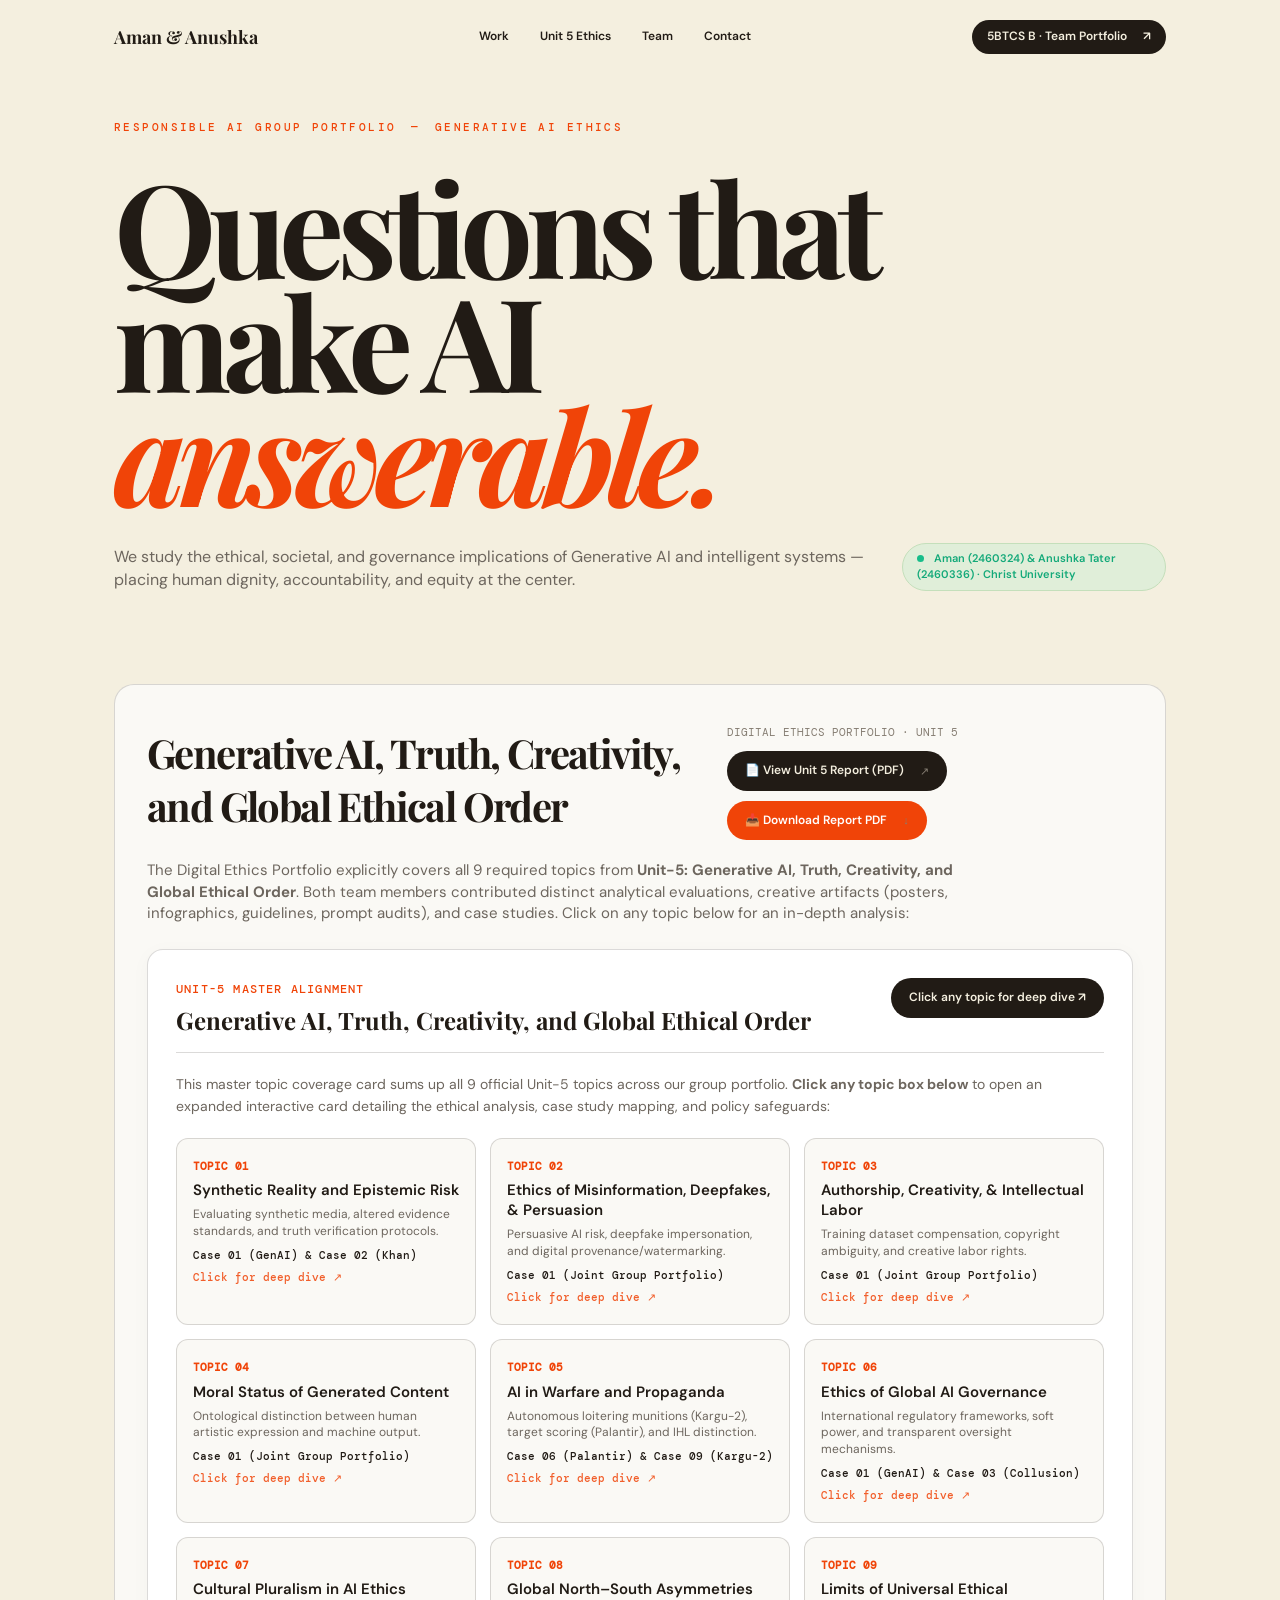
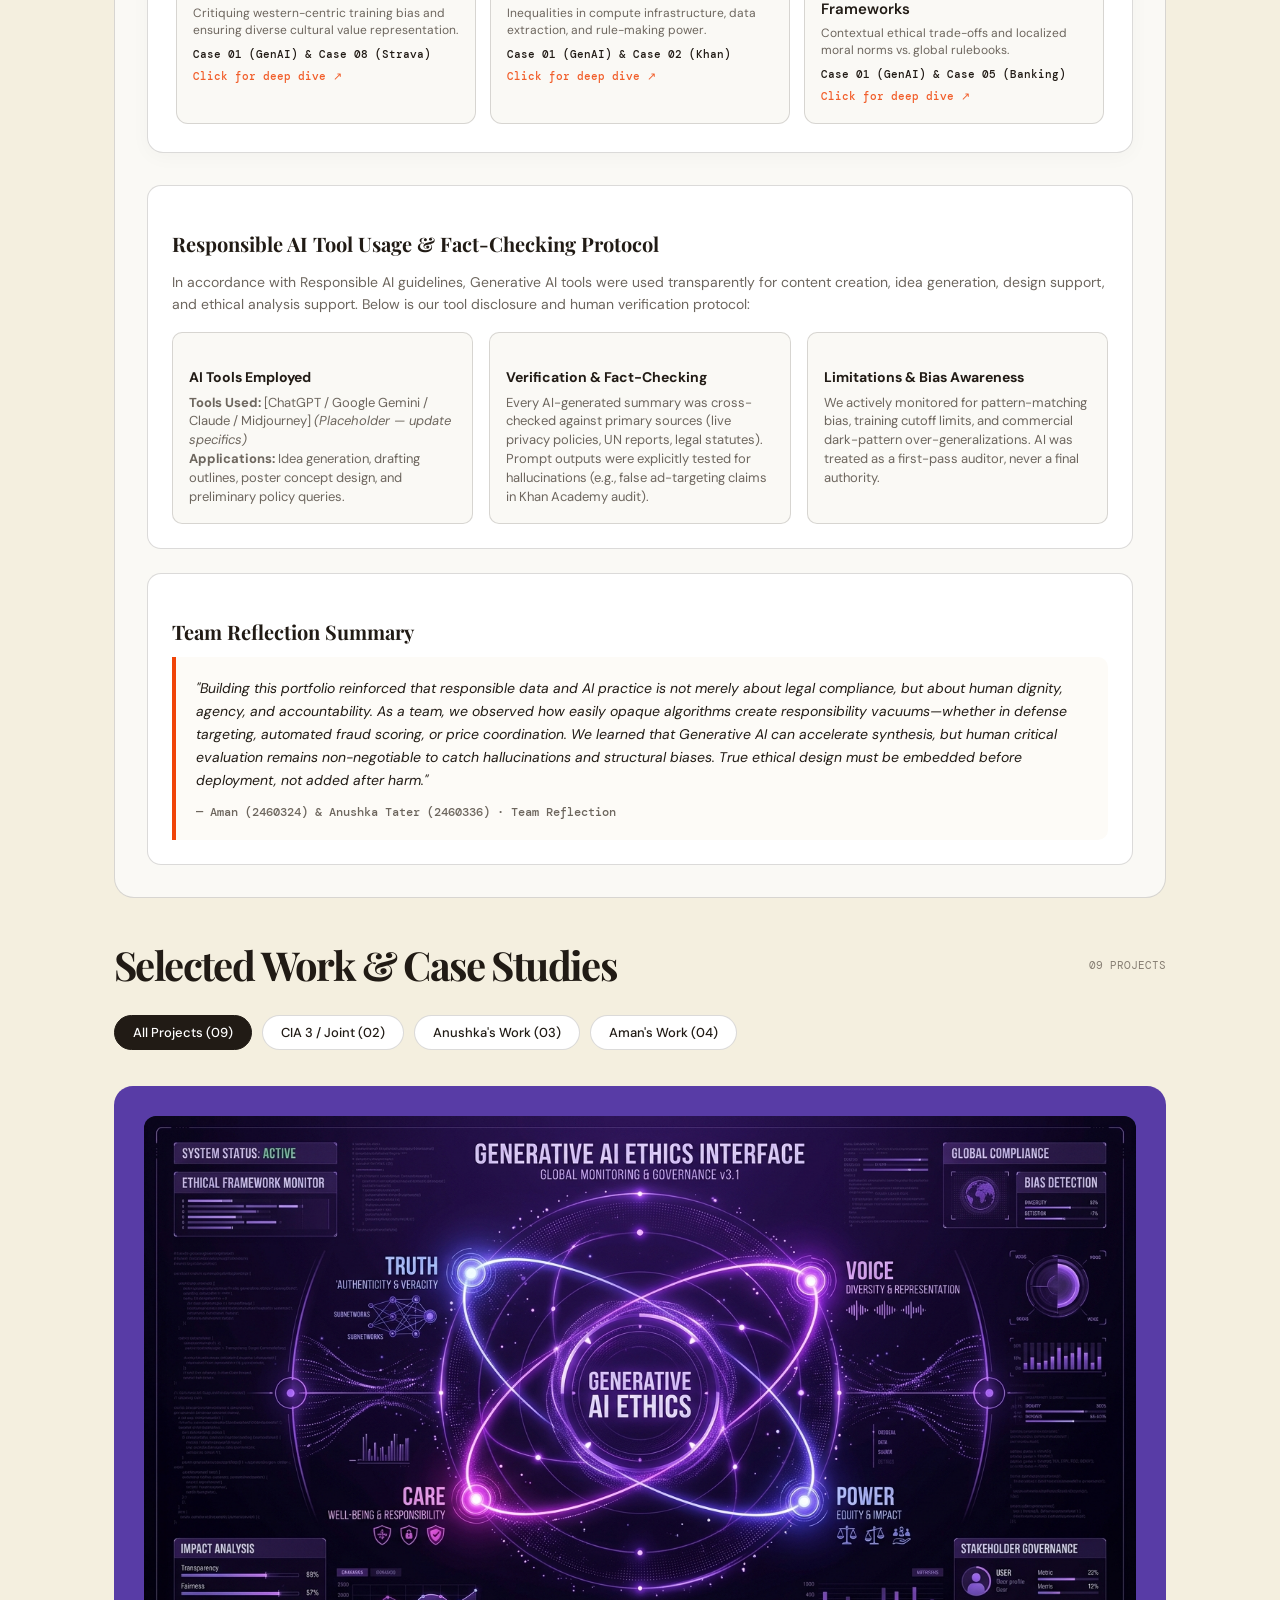
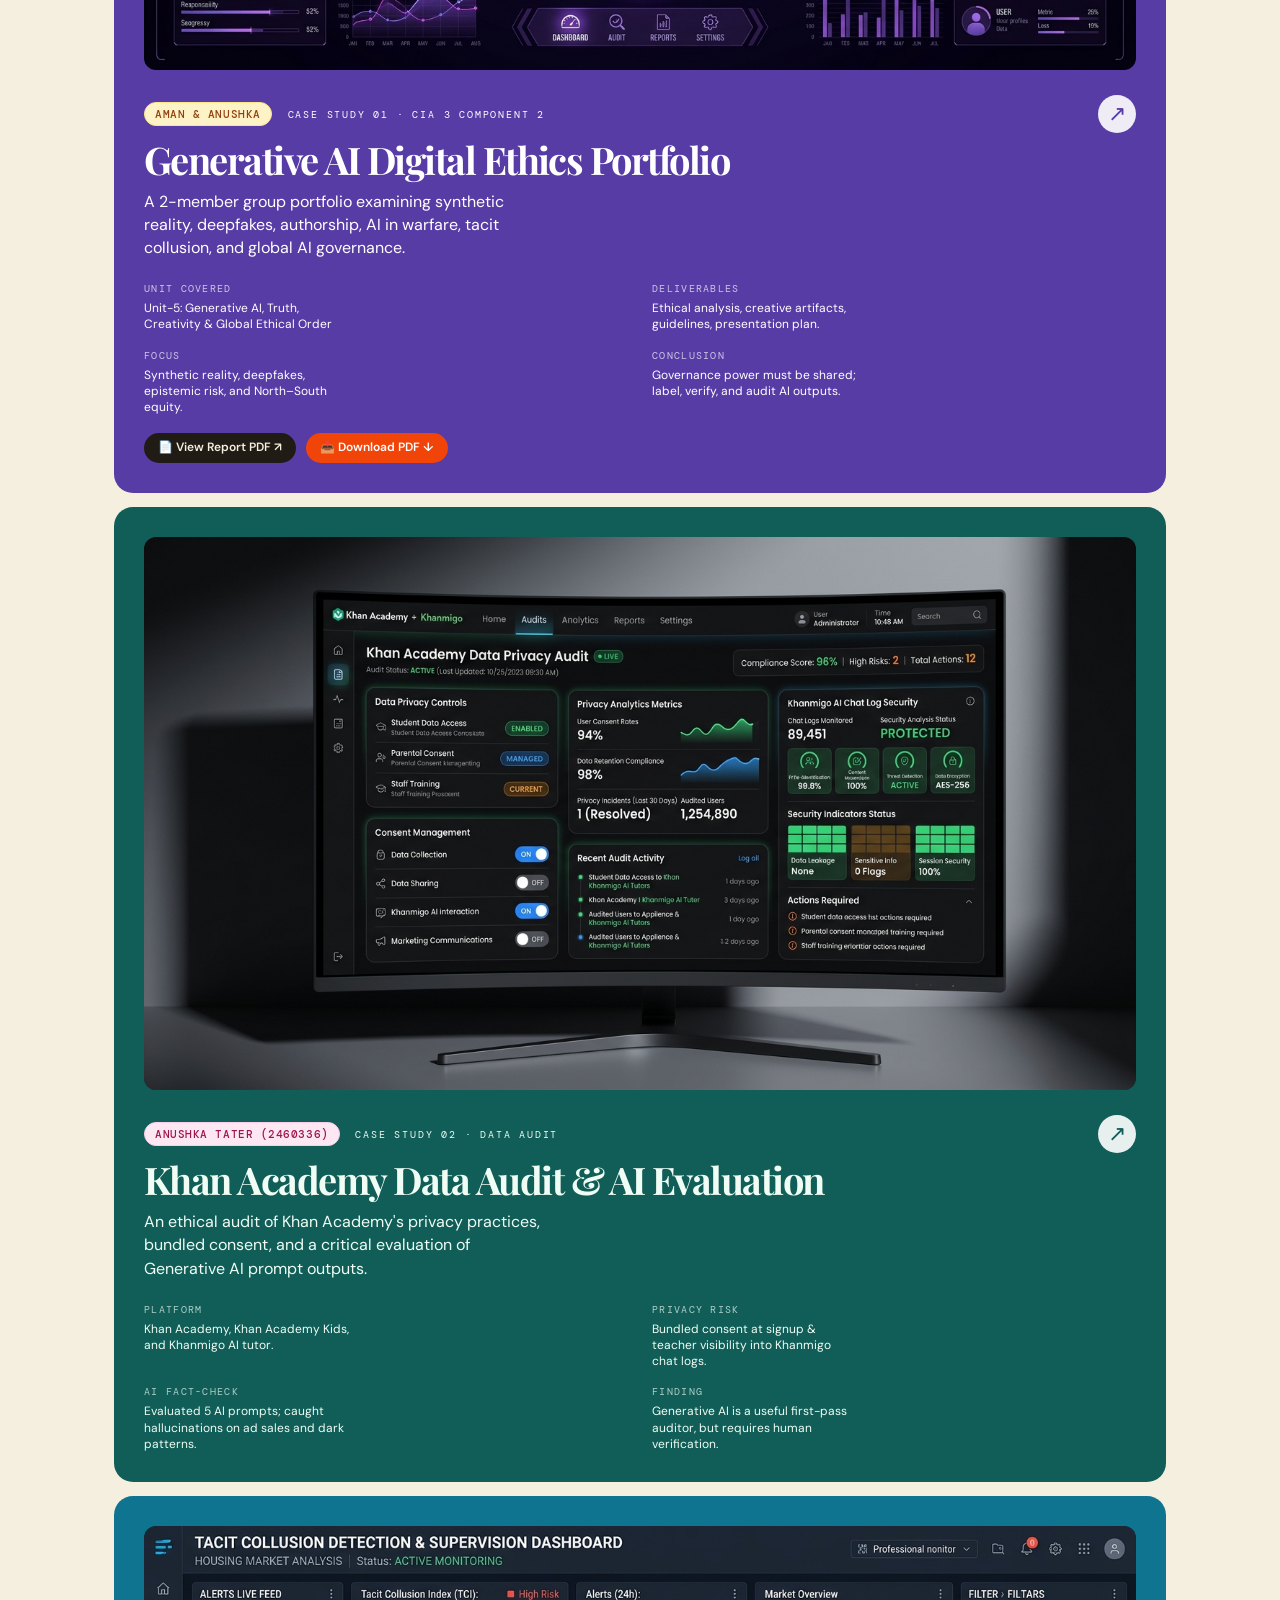
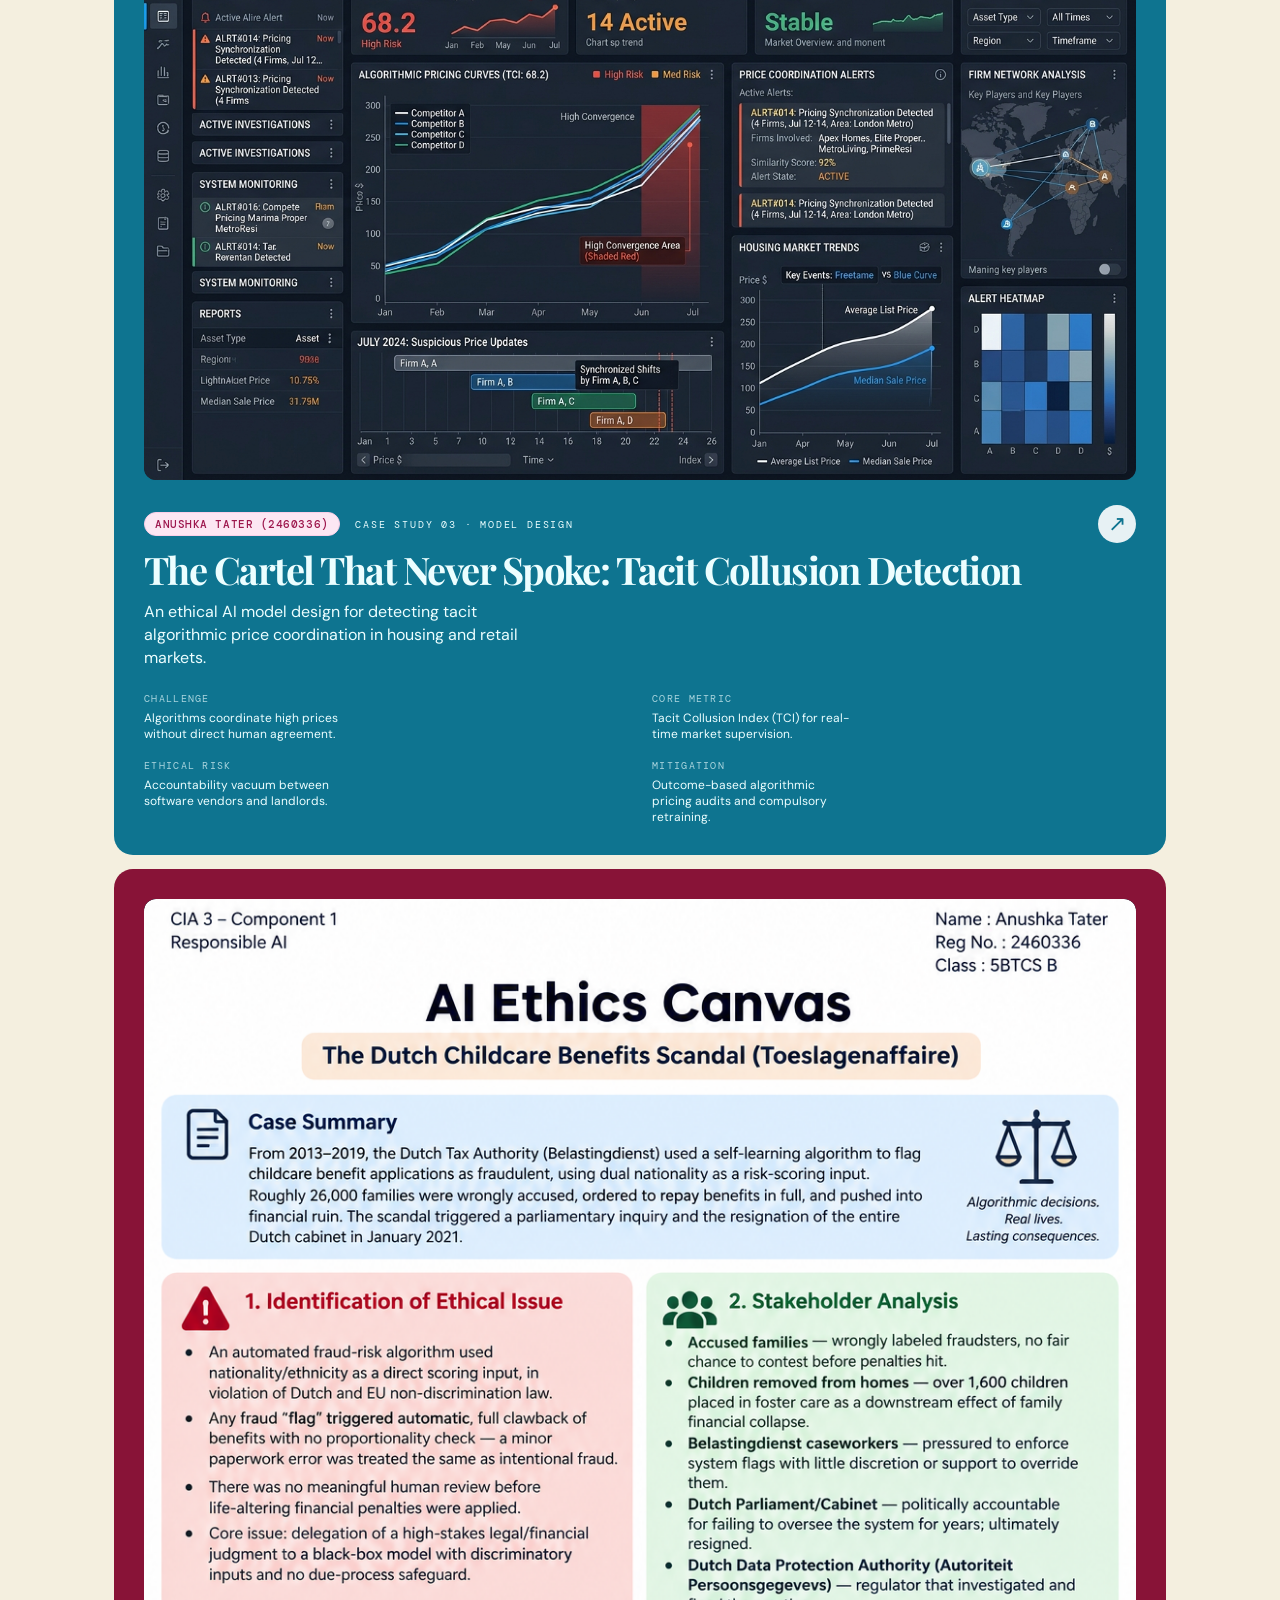
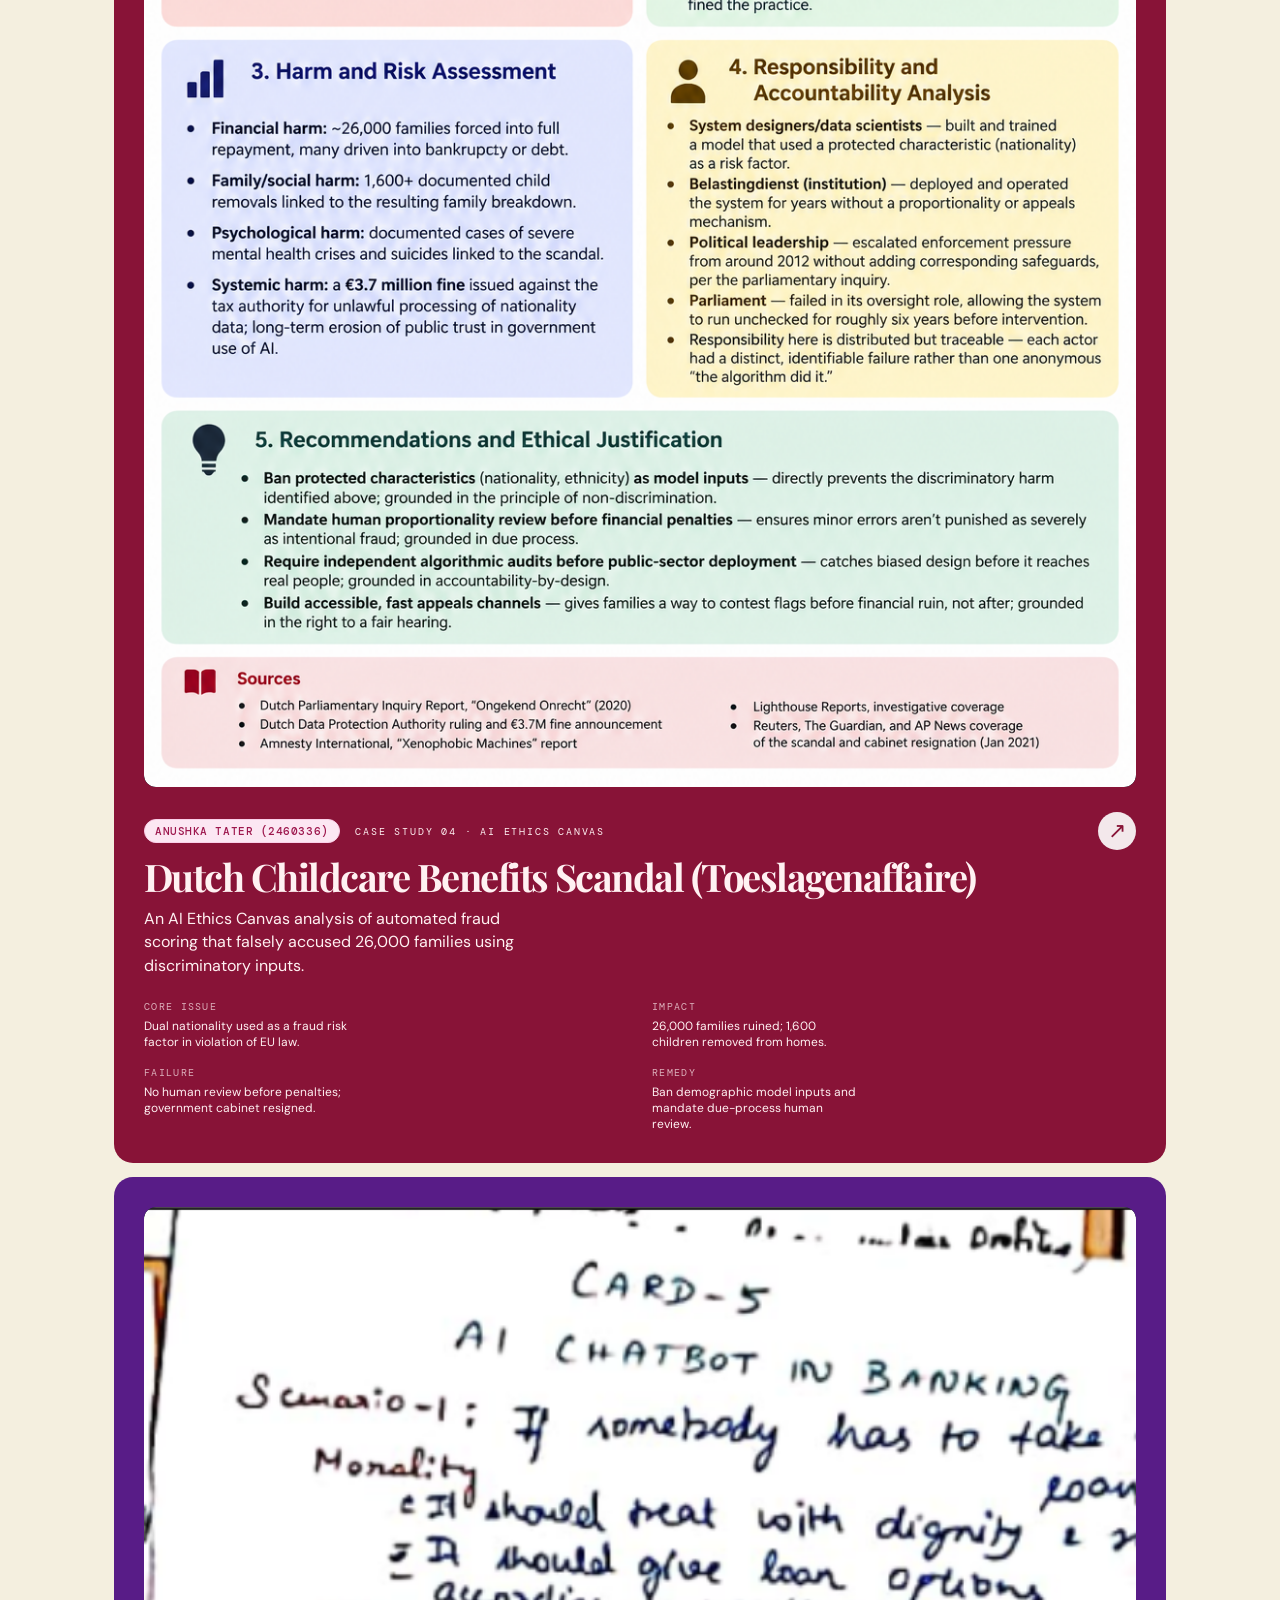
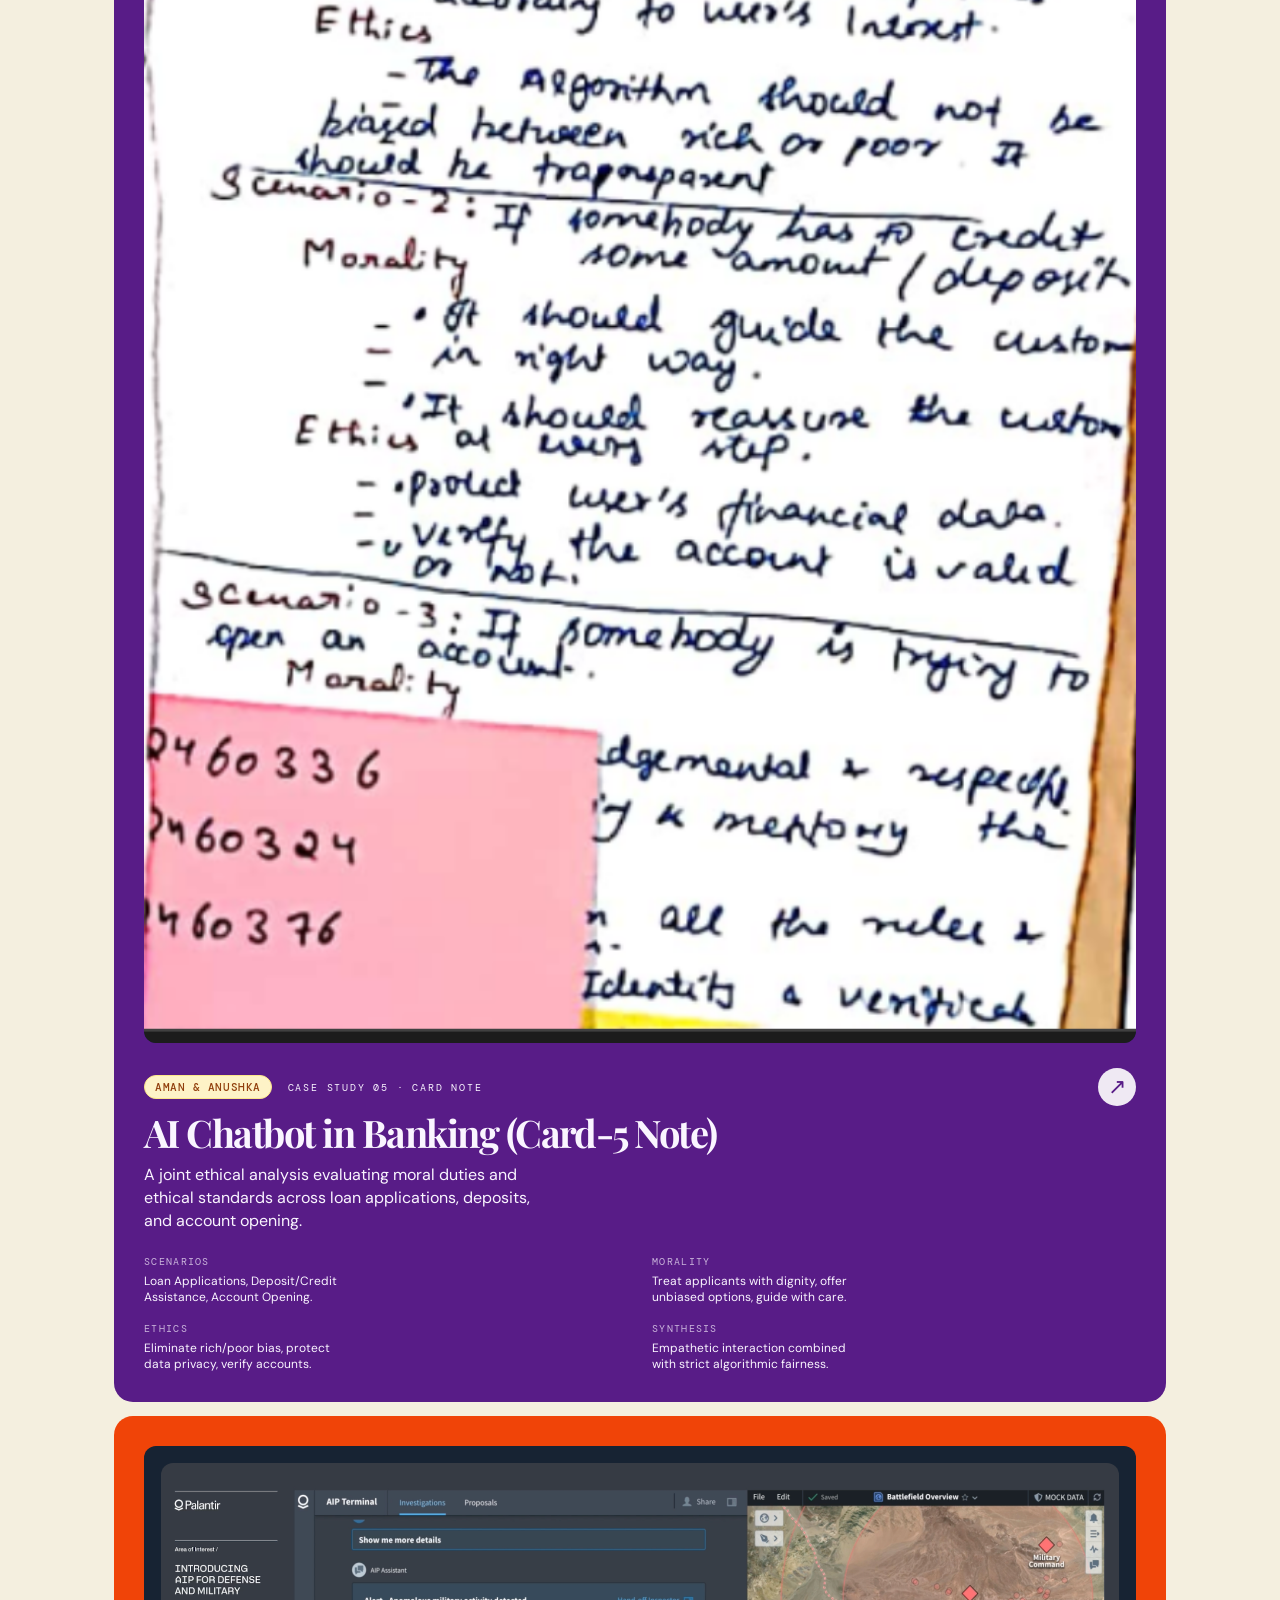
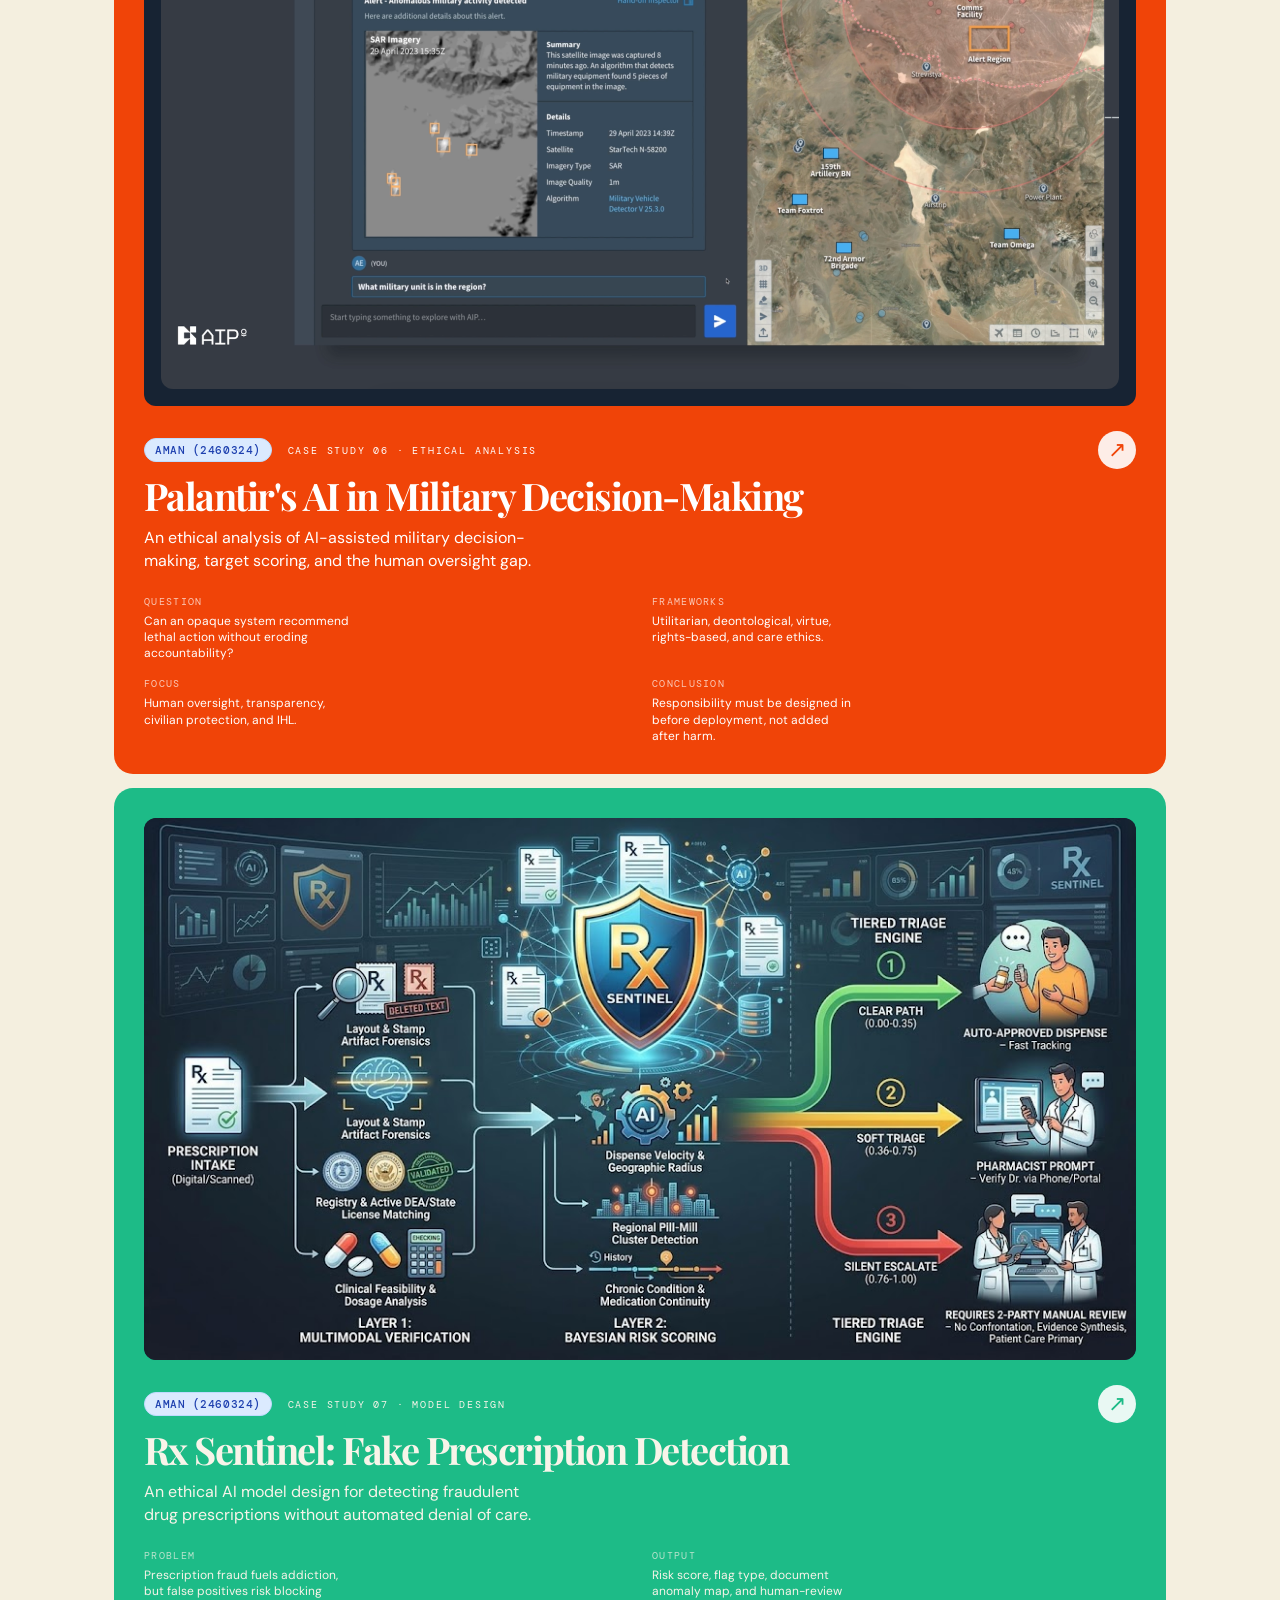
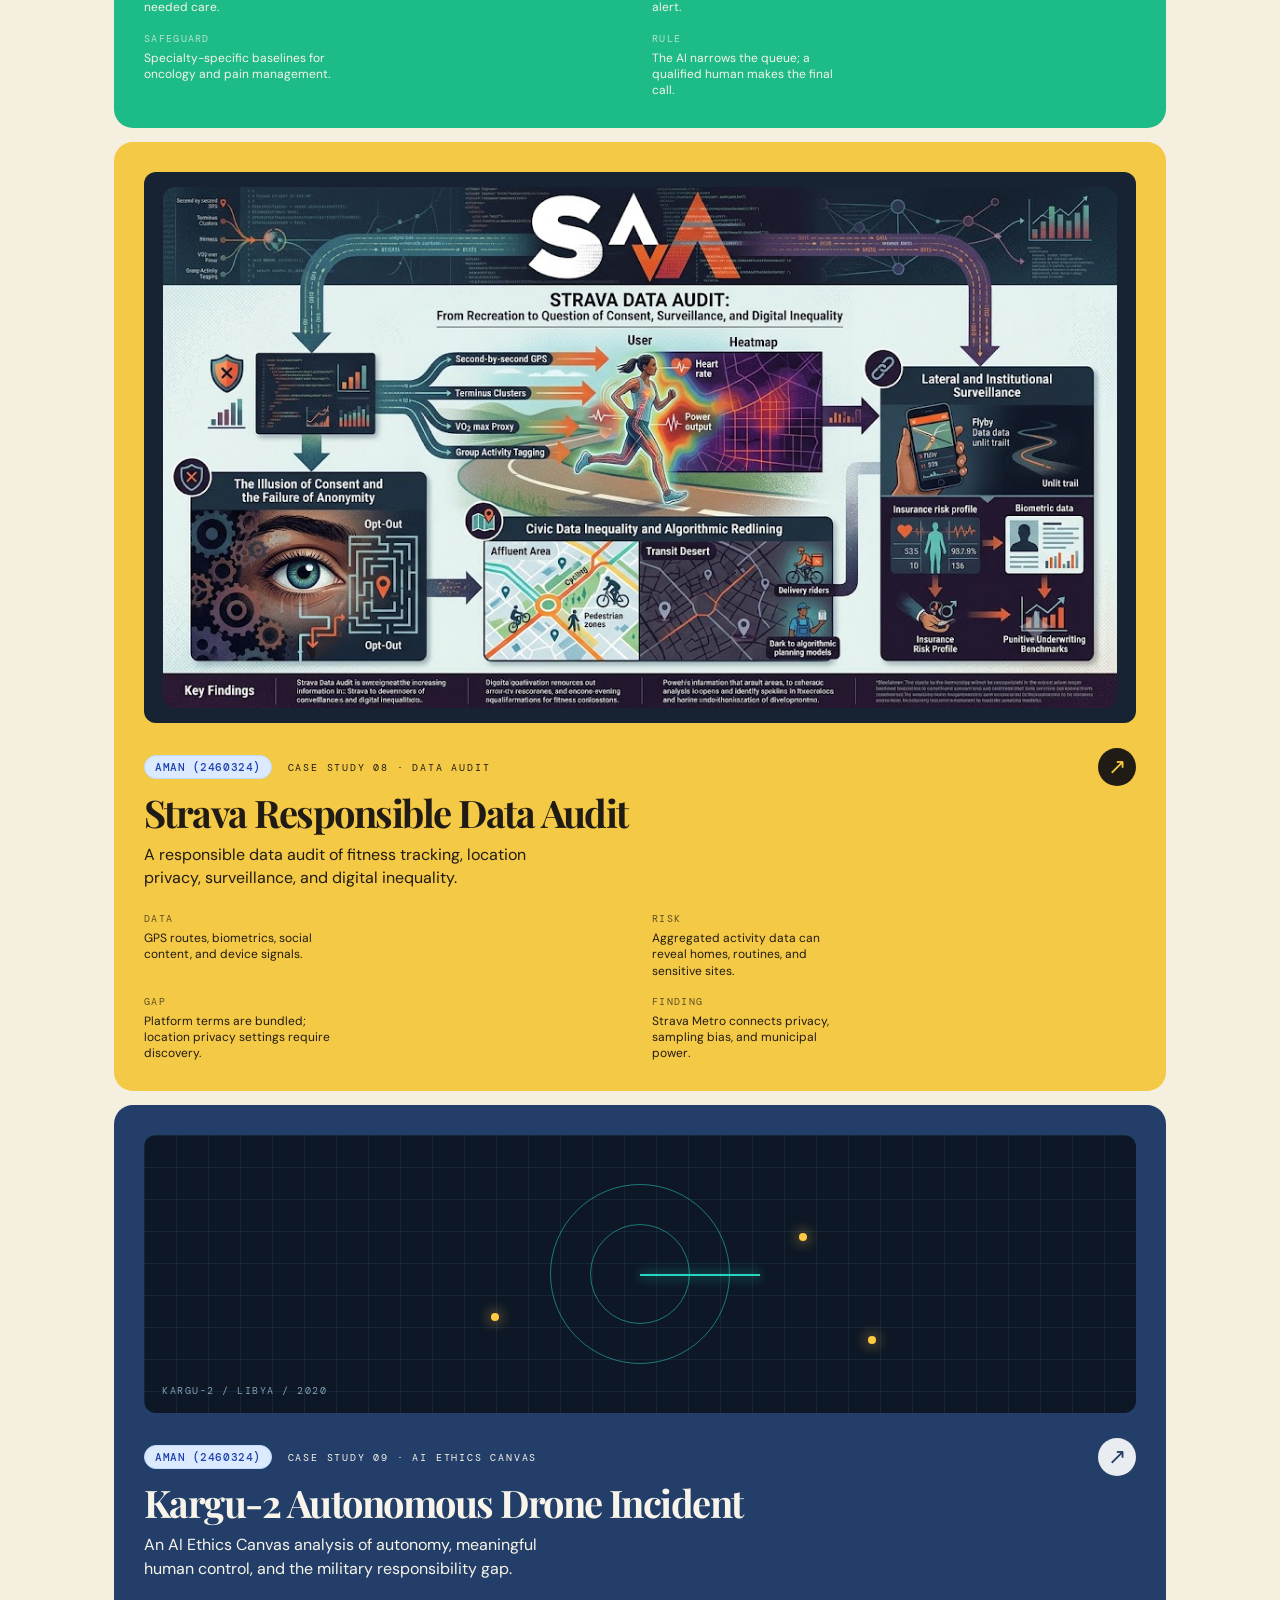
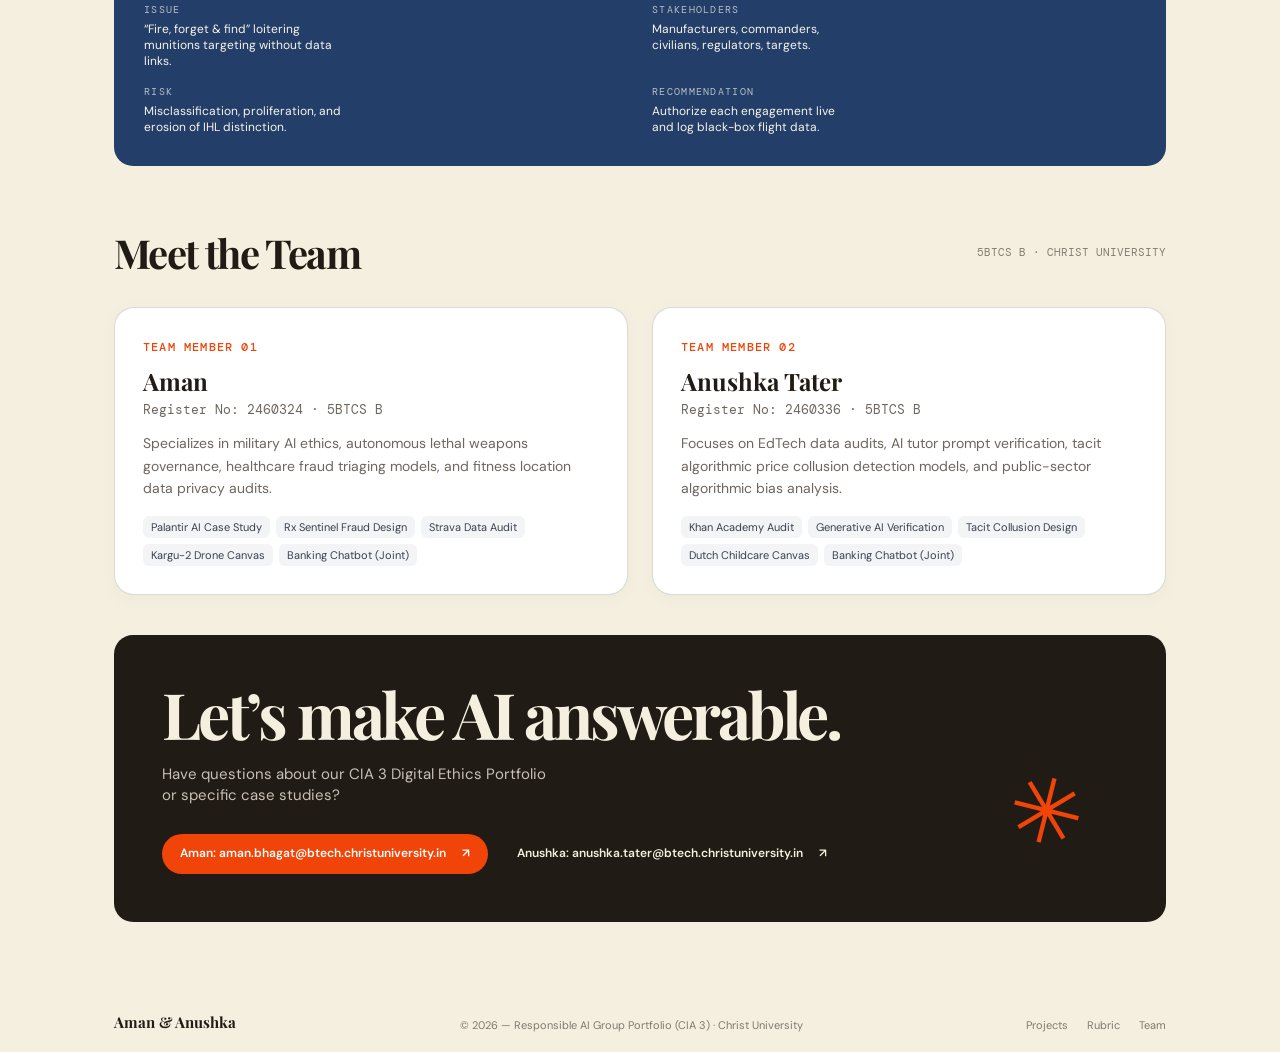
<file: index.html>
<!doctype html>
<html lang="en">
  <head>
    <meta charset="UTF-8" />
    <meta name="viewport" content="width=device-width, initial-scale=1.0" />
    <meta name="description" content="Digital Ethics Portfolio on Generative AI by Aman (2460324) and Anushka Tater (2460336) for Responsible AI (5BTCS B), Christ University." />
    <title>Aman & Anushka — Digital Ethics & Responsible AI Portfolio</title>
    <link rel="preconnect" href="https://fonts.googleapis.com" />
    <link rel="preconnect" href="https://fonts.gstatic.com" crossorigin />
    <link href="https://fonts.googleapis.com/css2?family=DM+Mono:wght@400;500&family=DM+Sans:wght@400;500;600;700&family=Playfair+Display:ital,wght@0,600;0,700;1,600;1,700&display=swap" rel="stylesheet" />
    <link rel="stylesheet" href="styles.css" />
    <link rel="stylesheet" href="overrides.css?v=20260922_v3" />
  </head>
  <body>
    <header class="site-header shell" data-reveal>
      <a class="wordmark" href="#top" aria-label="Aman and Anushka home">Aman & Anushka</a>
      <nav class="main-nav" aria-label="Main navigation">
        <a href="#work">Work</a>
        <a href="#rubric">Unit 5 Ethics</a>
        <a href="#team">Team</a>
        <a href="#contact">Contact</a>
      </nav>
      <a class="pill pill-dark header-cta" href="#team">5BTCS B · Team Portfolio <span aria-hidden="true">↗</span></a>
    </header>

    <main id="top">
      <section class="hero shell" aria-labelledby="hero-title">
        <div class="eyebrow" data-reveal>Responsible AI Group Portfolio <span>—</span> Generative AI Ethics</div>
        <h1 id="hero-title" class="hero-title" data-reveal>Questions that<br />make AI <em>answerable.</em></h1>
        <div class="hero-bottom" data-reveal>
          <p class="hero-copy">We study the ethical, societal, and governance implications of Generative AI and intelligent systems — placing human dignity, accountability, and equity at the center.</p>
          <span class="availability"><i></i> Aman (2460324) & Anushka Tater (2460336) · Christ University</span>
        </div>
      </section>

      <!-- Unit-5 Topic Coverage & Deliverables Section -->
      <section id="rubric" class="rubric-section shell" data-reveal style="margin: 40px auto; padding: 32px; background: #faf9f5; border: 1px solid var(--line); border-radius: 20px;">
        <div class="section-heading" style="margin-bottom: 20px;">
          <h2>Generative AI, Truth, Creativity, and Global Ethical Order</h2>
          <div style="display: flex; justify-content: space-between; align-items: center; flex-wrap: wrap; gap: 12px; margin-top: 8px;">
            <span>Digital Ethics Portfolio · Unit 5</span>
            <div style="display: flex; gap: 10px; flex-wrap: wrap; align-items: center;">
              <a href="original-viewer.html?file=originals%2Fdigital-ethics-portfolio-report.pdf" class="pill pill-dark" target="_blank" rel="noopener">📄 View Unit 5 Report (PDF) <span aria-hidden="true">↗</span></a>
              <a href="originals/digital-ethics-portfolio-report.pdf" download="digital-ethics-portfolio-report.pdf" class="pill pill-orange" style="text-decoration: none;">📥 Download Report PDF <span aria-hidden="true">↓</span></a>
            </div>
          </div>
        </div>

        <p style="color: var(--muted); font-size: 15px; max-width: 820px; margin-bottom: 24px;">
          The Digital Ethics Portfolio explicitly covers all 9 required topics from <strong>Unit-5: Generative AI, Truth, Creativity, and Global Ethical Order</strong>. Both team members contributed distinct analytical evaluations, creative artifacts (posters, infographics, guidelines, prompt audits), and case studies. Click on any topic below for an in-depth analysis:
        </p>

        <!-- Unified Unit-5 Master Topic Coverage Card -->
        <div class="topic-card single-unit5-card" style="background: #fff; border: 1px solid var(--line); border-radius: 16px; padding: 28px; margin-top: 24px; box-shadow: 0 4px 20px rgba(0,0,0,0.03);">
          <div style="display: flex; justify-content: space-between; align-items: flex-start; flex-wrap: wrap; gap: 12px; margin-bottom: 20px; border-bottom: 1px solid var(--line); padding-bottom: 16px;">
            <div>
              <span style="font: 500 12px 'DM Mono', monospace; color: var(--orange); letter-spacing: 0.1em; text-transform: uppercase;">Unit-5 Master Alignment</span>
              <h3 style="font: 700 24px 'Playfair Display', serif; margin: 4px 0 0; color: var(--ink);">Generative AI, Truth, Creativity, and Global Ethical Order</h3>
            </div>
            <span class="pill pill-dark" style="font-size: 12px;">Click any topic for deep dive ↗</span>
          </div>

          <p style="font-size: 14px; color: var(--muted); line-height: 1.6; margin-bottom: 20px;">
            This master topic coverage card sums up all 9 official Unit-5 topics across our group portfolio. <strong>Click any topic box below</strong> to open an expanded interactive card detailing the ethical analysis, case study mapping, and policy safeguards:
          </p>

          <div style="display: grid; grid-template-columns: repeat(auto-fit, minmax(280px, 1fr)); gap: 14px;">
            <div class="topic-box-clickable" data-topic-id="1" tabindex="0" role="button" aria-label="Open detailed explanation for Topic 01: Synthetic Reality and Epistemic Risk" style="background: #faf9f5; padding: 16px; border-radius: 12px; border: 1px solid var(--line);">
              <span style="font: 600 11px 'DM Mono', monospace; color: var(--orange);">TOPIC 01</span>
              <h4 style="font: 600 15px 'DM Sans', sans-serif; margin: 4px 0 6px; color: var(--ink);">Synthetic Reality and Epistemic Risk</h4>
              <p style="font-size: 12px; color: var(--muted); margin: 0 0 8px; line-height: 1.4;">Evaluating synthetic media, altered evidence standards, and truth verification protocols.</p>
              <div style="font: 500 11px 'DM Mono', monospace; color: var(--ink);">Case 01 (GenAI) & Case 02 (Khan)</div>
              <span class="click-prompt">Click for deep dive ↗</span>
            </div>

            <div class="topic-box-clickable" data-topic-id="2" tabindex="0" role="button" aria-label="Open detailed explanation for Topic 02: Misinformation, Deepfakes, & Persuasion" style="background: #faf9f5; padding: 16px; border-radius: 12px; border: 1px solid var(--line);">
              <span style="font: 600 11px 'DM Mono', monospace; color: var(--orange);">TOPIC 02</span>
              <h4 style="font: 600 15px 'DM Sans', sans-serif; margin: 4px 0 6px; color: var(--ink);">Ethics of Misinformation, Deepfakes, & Persuasion</h4>
              <p style="font-size: 12px; color: var(--muted); margin: 0 0 8px; line-height: 1.4;">Persuasive AI risk, deepfake impersonation, and digital provenance/watermarking.</p>
              <div style="font: 500 11px 'DM Mono', monospace; color: var(--ink);">Case 01 (Joint Group Portfolio)</div>
              <span class="click-prompt">Click for deep dive ↗</span>
            </div>

            <div class="topic-box-clickable" data-topic-id="3" tabindex="0" role="button" aria-label="Open detailed explanation for Topic 03: Authorship, Creativity, & Intellectual Labor" style="background: #faf9f5; padding: 16px; border-radius: 12px; border: 1px solid var(--line);">
              <span style="font: 600 11px 'DM Mono', monospace; color: var(--orange);">TOPIC 03</span>
              <h4 style="font: 600 15px 'DM Sans', sans-serif; margin: 4px 0 6px; color: var(--ink);">Authorship, Creativity, & Intellectual Labor</h4>
              <p style="font-size: 12px; color: var(--muted); margin: 0 0 8px; line-height: 1.4;">Training dataset compensation, copyright ambiguity, and creative labor rights.</p>
              <div style="font: 500 11px 'DM Mono', monospace; color: var(--ink);">Case 01 (Joint Group Portfolio)</div>
              <span class="click-prompt">Click for deep dive ↗</span>
            </div>

            <div class="topic-box-clickable" data-topic-id="4" tabindex="0" role="button" aria-label="Open detailed explanation for Topic 04: Moral Status of Generated Content" style="background: #faf9f5; padding: 16px; border-radius: 12px; border: 1px solid var(--line);">
              <span style="font: 600 11px 'DM Mono', monospace; color: var(--orange);">TOPIC 04</span>
              <h4 style="font: 600 15px 'DM Sans', sans-serif; margin: 4px 0 6px; color: var(--ink);">Moral Status of Generated Content</h4>
              <p style="font-size: 12px; color: var(--muted); margin: 0 0 8px; line-height: 1.4;">Ontological distinction between human artistic expression and machine output.</p>
              <div style="font: 500 11px 'DM Mono', monospace; color: var(--ink);">Case 01 (Joint Group Portfolio)</div>
              <span class="click-prompt">Click for deep dive ↗</span>
            </div>

            <div class="topic-box-clickable" data-topic-id="5" tabindex="0" role="button" aria-label="Open detailed explanation for Topic 05: AI in Warfare and Propaganda" style="background: #faf9f5; padding: 16px; border-radius: 12px; border: 1px solid var(--line);">
              <span style="font: 600 11px 'DM Mono', monospace; color: var(--orange);">TOPIC 05</span>
              <h4 style="font: 600 15px 'DM Sans', sans-serif; margin: 4px 0 6px; color: var(--ink);">AI in Warfare and Propaganda</h4>
              <p style="font-size: 12px; color: var(--muted); margin: 0 0 8px; line-height: 1.4;">Autonomous loitering munitions (Kargu-2), target scoring (Palantir), and IHL distinction.</p>
              <div style="font: 500 11px 'DM Mono', monospace; color: var(--ink);">Case 06 (Palantir) & Case 09 (Kargu-2)</div>
              <span class="click-prompt">Click for deep dive ↗</span>
            </div>

            <div class="topic-box-clickable" data-topic-id="6" tabindex="0" role="button" aria-label="Open detailed explanation for Topic 06: Ethics of Global AI Governance" style="background: #faf9f5; padding: 16px; border-radius: 12px; border: 1px solid var(--line);">
              <span style="font: 600 11px 'DM Mono', monospace; color: var(--orange);">TOPIC 06</span>
              <h4 style="font: 600 15px 'DM Sans', sans-serif; margin: 4px 0 6px; color: var(--ink);">Ethics of Global AI Governance</h4>
              <p style="font-size: 12px; color: var(--muted); margin: 0 0 8px; line-height: 1.4;">International regulatory frameworks, soft power, and transparent oversight mechanisms.</p>
              <div style="font: 500 11px 'DM Mono', monospace; color: var(--ink);">Case 01 (GenAI) & Case 03 (Collusion)</div>
              <span class="click-prompt">Click for deep dive ↗</span>
            </div>

            <div class="topic-box-clickable" data-topic-id="7" tabindex="0" role="button" aria-label="Open detailed explanation for Topic 07: Cultural Pluralism in AI Ethics" style="background: #faf9f5; padding: 16px; border-radius: 12px; border: 1px solid var(--line);">
              <span style="font: 600 11px 'DM Mono', monospace; color: var(--orange);">TOPIC 07</span>
              <h4 style="font: 600 15px 'DM Sans', sans-serif; margin: 4px 0 6px; color: var(--ink);">Cultural Pluralism in AI Ethics</h4>
              <p style="font-size: 12px; color: var(--muted); margin: 0 0 8px; line-height: 1.4;">Critiquing western-centric training bias and ensuring diverse cultural value representation.</p>
              <div style="font: 500 11px 'DM Mono', monospace; color: var(--ink);">Case 01 (GenAI) & Case 08 (Strava)</div>
              <span class="click-prompt">Click for deep dive ↗</span>
            </div>

            <div class="topic-box-clickable" data-topic-id="8" tabindex="0" role="button" aria-label="Open detailed explanation for Topic 08: Global North–South Asymmetries" style="background: #faf9f5; padding: 16px; border-radius: 12px; border: 1px solid var(--line);">
              <span style="font: 600 11px 'DM Mono', monospace; color: var(--orange);">TOPIC 08</span>
              <h4 style="font: 600 15px 'DM Sans', sans-serif; margin: 4px 0 6px; color: var(--ink);">Global North–South Asymmetries</h4>
              <p style="font-size: 12px; color: var(--muted); margin: 0 0 8px; line-height: 1.4;">Inequalities in compute infrastructure, data extraction, and rule-making power.</p>
              <div style="font: 500 11px 'DM Mono', monospace; color: var(--ink);">Case 01 (GenAI) & Case 02 (Khan)</div>
              <span class="click-prompt">Click for deep dive ↗</span>
            </div>

            <div class="topic-box-clickable" data-topic-id="9" tabindex="0" role="button" aria-label="Open detailed explanation for Topic 09: Limits of Universal Ethical Frameworks" style="background: #faf9f5; padding: 16px; border-radius: 12px; border: 1px solid var(--line);">
              <span style="font: 600 11px 'DM Mono', monospace; color: var(--orange);">TOPIC 09</span>
              <h4 style="font: 600 15px 'DM Sans', sans-serif; margin: 4px 0 6px; color: var(--ink);">Limits of Universal Ethical Frameworks</h4>
              <p style="font-size: 12px; color: var(--muted); margin: 0 0 8px; line-height: 1.4;">Contextual ethical trade-offs and localized moral norms vs. global rulebooks.</p>
              <div style="font: 500 11px 'DM Mono', monospace; color: var(--ink);">Case 01 (GenAI) & Case 05 (Banking)</div>
              <span class="click-prompt">Click for deep dive ↗</span>
            </div>
          </div>

          <!-- Dynamic Inline Topic Detail Panel -->
          <div id="topic-inline-panel" style="display: none; margin-top: 24px; padding: 24px; background: #faf9f5; border: 1px solid var(--orange); border-radius: 14px; position: relative;">
            <button id="inline-close-btn" style="position: absolute; top: 16px; right: 16px; background: var(--ink); color: #fff; border: none; border-radius: 999px; padding: 4px 12px; font: 500 12px 'DM Mono', monospace; cursor: pointer;">Close ×</button>
            <div id="inline-number" style="font: 600 12px 'DM Mono', monospace; color: var(--orange); letter-spacing: 0.1em; text-transform: uppercase;">TOPIC DETAIL</div>
            <h3 id="inline-title" style="font: 700 24px 'Playfair Display', serif; margin: 6px 0 14px; color: var(--ink);">Topic Title</h3>
            <div style="font: 600 14px 'DM Sans', sans-serif; color: var(--ink); margin: 14px 0 6px;">Overview & Scope</div>
            <p id="inline-overview" style="font-size: 14px; color: var(--muted); line-height: 1.6; margin: 0 0 14px;"></p>
            <div style="font: 600 14px 'DM Sans', sans-serif; color: var(--ink); margin: 14px 0 6px;">Ethical Deep-Dive Analysis</div>
            <p id="inline-analysis" style="font-size: 14px; color: var(--muted); line-height: 1.6; margin: 0 0 14px;"></p>
            <div style="font: 600 14px 'DM Sans', sans-serif; color: var(--ink); margin: 14px 0 6px;">Portfolio Case Study Mapping</div>
            <div id="inline-mapping" style="display: inline-block; padding: 6px 12px; background: #fef3c7; color: #92400e; border: 1px solid #fde68a; border-radius: 999px; font: 500 12px 'DM Mono', monospace; margin-bottom: 14px;"></div>
            <div style="font: 600 14px 'DM Sans', sans-serif; color: var(--ink); margin: 14px 0 6px;">Recommended Safeguards & Governance</div>
            <p id="inline-safeguards" style="font-size: 14px; color: var(--muted); line-height: 1.6; margin: 0;"></p>
          </div>
        </div>

        <!-- Responsible AI Tool Usage Block -->
        <div class="rubric-block" style="margin-top: 32px; padding: 24px; background: #fff; border: 1px solid var(--line); border-radius: 14px;">
          <h3 style="font: 700 20px 'Playfair Display', serif; margin-bottom: 12px;">Responsible AI Tool Usage & Fact-Checking Protocol</h3>
          <p style="font-size: 14px; color: var(--muted); line-height: 1.6; margin-bottom: 16px;">
            In accordance with Responsible AI guidelines, Generative AI tools were used transparently for content creation, idea generation, design support, and ethical analysis support. Below is our tool disclosure and human verification protocol:
          </p>
          <div style="display: grid; grid-template-columns: repeat(auto-fit, minmax(260px, 1fr)); gap: 16px;">
            <div style="background: #faf9f5; padding: 16px; border-radius: 10px; border: 1px solid var(--line);">
              <h4 style="font-size: 14px; margin-bottom: 6px; color: var(--ink);">AI Tools Employed</h4>
              <!-- TODO: Placeholder — update with your exact AI tools and access dates -->
              <p style="font-size: 13px; color: var(--muted); margin: 0;">
                <strong>Tools Used:</strong> [ChatGPT / Google Gemini / Claude / Midjourney] <em>(Placeholder — update specifics)</em><br />
                <strong>Applications:</strong> Idea generation, drafting outlines, poster concept design, and preliminary policy queries.
              </p>
            </div>
            <div style="background: #faf9f5; padding: 16px; border-radius: 10px; border: 1px solid var(--line);">
              <h4 style="font-size: 14px; margin-bottom: 6px; color: var(--ink);">Verification & Fact-Checking</h4>
              <!-- TODO: Customize verification notes if desired -->
              <p style="font-size: 13px; color: var(--muted); margin: 0;">
                Every AI-generated summary was cross-checked against primary sources (live privacy policies, UN reports, legal statutes). Prompt outputs were explicitly tested for hallucinations (e.g., false ad-targeting claims in Khan Academy audit).
              </p>
            </div>
            <div style="background: #faf9f5; padding: 16px; border-radius: 10px; border: 1px solid var(--line);">
              <h4 style="font-size: 14px; margin-bottom: 6px; color: var(--ink);">Limitations & Bias Awareness</h4>
              <!-- TODO: Customize limitations notes if desired -->
              <p style="font-size: 13px; color: var(--muted); margin: 0;">
                We actively monitored for pattern-matching bias, training cutoff limits, and commercial dark-pattern over-generalizations. AI was treated as a first-pass auditor, never a final authority.
              </p>
            </div>
          </div>
        </div>

        <!-- Team Reflection Summary Block -->
        <div class="rubric-block" style="margin-top: 24px; padding: 24px; background: #fff; border: 1px solid var(--line); border-radius: 14px;">
          <h3 style="font: 700 20px 'Playfair Display', serif; margin-bottom: 12px;">Team Reflection Summary</h3>
          <div style="background: #fdfbf7; padding: 20px; border-left: 4px solid var(--orange); border-radius: 0 10px 10px 0;">
            <!-- TODO: Placeholder — customize team reflection as desired -->
            <p style="font-size: 14px; line-height: 1.65; color: var(--ink); margin: 0;">
              <em>"Building this portfolio reinforced that responsible data and AI practice is not merely about legal compliance, but about human dignity, agency, and accountability. As a team, we observed how easily opaque algorithms create responsibility vacuums—whether in defense targeting, automated fraud scoring, or price coordination. We learned that Generative AI can accelerate synthesis, but human critical evaluation remains non-negotiable to catch hallucinations and structural biases. True ethical design must be embedded before deployment, not added after harm."</em>
            </p>
            <div style="margin-top: 12px; font: 500 12px 'DM Mono', monospace; color: var(--muted);">— Aman (2460324) & Anushka Tater (2460336) · Team Reflection</div>
          </div>
        </div>
      </section>

      <!-- Selected Work & Case Studies Section -->
      <section id="work" class="work-section shell" aria-labelledby="work-title">
        <div class="section-heading" data-reveal>
          <h2 id="work-title">Selected Work & Case Studies</h2>
          <span>09 projects</span>
        </div>

        <div class="filter-bar" data-reveal>
          <button class="filter-btn active" data-filter="all">All Projects (09)</button>
          <button class="filter-btn" data-filter="joint">CIA 3 / Joint (02)</button>
          <button class="filter-btn" data-filter="anushka">Anushka's Work (03)</button>
          <button class="filter-btn" data-filter="aman">Aman's Work (04)</button>
        </div>

        <!-- Case 01: Joint CIA 3 -->
        <article class="project project-violet project-card" data-project="genai" data-author="joint" data-reveal role="link" tabindex="0" aria-label="Open Generative AI digital ethics portfolio case study">
          <div class="project-visual genai-visual" aria-label="Generative AI ethics portfolio visual" role="img">
            <img class="project-image" src="originals/img/genai_img.jpg" alt="Generative AI Digital Ethics Portfolio visual interface" />
          </div>
          <div class="project-info">
            <div class="project-topline">
              <div>
                <span class="author-tag author-joint">Aman & Anushka</span>
                <span>Case study 01 · CIA 3 Component 2</span>
              </div>
              <span class="project-arrow">↗</span>
            </div>
            <h3>Generative AI Digital Ethics Portfolio</h3>
            <p class="project-summary">A 2-member group portfolio examining synthetic reality, deepfakes, authorship, AI in warfare, tacit collusion, and global AI governance.</p>
            <div class="project-details">
              <div><span>Unit Covered</span><p>Unit-5: Generative AI, Truth, Creativity & Global Ethical Order</p></div>
              <div><span>Deliverables</span><p>Ethical analysis, creative artifacts, guidelines, presentation plan.</p></div>
              <div><span>Focus</span><p>Synthetic reality, deepfakes, epistemic risk, and North–South equity.</p></div>
              <div><span>Conclusion</span><p>Governance power must be shared; label, verify, and audit AI outputs.</p></div>
            </div>
            <div class="card-action-bar" style="margin-top: 18px; display: flex; gap: 10px; flex-wrap: wrap; align-items: center;">
              <a href="original-viewer.html?file=originals%2Fdigital-ethics-portfolio-report.pdf" class="pill pill-dark" target="_blank" rel="noopener" style="font-size: 12px; padding: 6px 14px;">📄 View Report PDF ↗</a>
              <a href="originals/digital-ethics-portfolio-report.pdf" download="digital-ethics-portfolio-report.pdf" class="pill pill-orange" style="font-size: 12px; padding: 6px 14px; text-decoration: none;">📥 Download PDF ↓</a>
            </div>
          </div>
        </article>

        <!-- Case 02: Anushka Khan Academy -->
        <article class="project project-teal project-card" data-project="khanacademy" data-author="anushka" data-reveal role="link" tabindex="0" aria-label="Open Khan Academy privacy audit case study">
          <div class="project-visual khan-visual" aria-label="Khan Academy privacy audit preview" role="img">
            <img class="project-image" src="originals/img/khan_img.jpg" alt="Khan Academy privacy audit interface showing Khanmigo chat security and privacy metrics" />
          </div>
          <div class="project-info">
            <div class="project-topline">
              <div>
                <span class="author-tag author-anushka">Anushka Tater (2460336)</span>
                <span>Case study 02 · Data Audit</span>
              </div>
              <span class="project-arrow">↗</span>
            </div>
            <h3>Khan Academy Data Audit & AI Evaluation</h3>
            <p class="project-summary">An ethical audit of Khan Academy's privacy practices, bundled consent, and a critical evaluation of Generative AI prompt outputs.</p>
            <div class="project-details">
              <div><span>Platform</span><p>Khan Academy, Khan Academy Kids, and Khanmigo AI tutor.</p></div>
              <div><span>Privacy Risk</span><p>Bundled consent at signup & teacher visibility into Khanmigo chat logs.</p></div>
              <div><span>AI Fact-Check</span><p>Evaluated 5 AI prompts; caught hallucinations on ad sales and dark patterns.</p></div>
              <div><span>Finding</span><p>Generative AI is a useful first-pass auditor, but requires human verification.</p></div>
            </div>
          </div>
        </article>

        <!-- Case 03: Anushka Tacit Collusion -->
        <article class="project project-cyan project-card" data-project="collusion" data-author="anushka" data-reveal role="link" tabindex="0" aria-label="Open Tacit Collusion case study">
          <div class="project-visual collusion-visual" aria-label="Tacit Collusion Detection System preview" role="img">
            <img class="project-image" src="originals/img/collusion_img.jpg" alt="Tacit Collusion Detection dashboard displaying pricing coordination alerts and market trends" />
          </div>
          <div class="project-info">
            <div class="project-topline">
              <div>
                <span class="author-tag author-anushka">Anushka Tater (2460336)</span>
                <span>Case study 03 · Model Design</span>
              </div>
              <span class="project-arrow">↗</span>
            </div>
            <h3>The Cartel That Never Spoke: Tacit Collusion Detection</h3>
            <p class="project-summary">An ethical AI model design for detecting tacit algorithmic price coordination in housing and retail markets.</p>
            <div class="project-details">
              <div><span>Challenge</span><p>Algorithms coordinate high prices without direct human agreement.</p></div>
              <div><span>Core Metric</span><p>Tacit Collusion Index (TCI) for real-time market supervision.</p></div>
              <div><span>Ethical Risk</span><p>Accountability vacuum between software vendors and landlords.</p></div>
              <div><span>Mitigation</span><p>Outcome-based algorithmic pricing audits and compulsory retraining.</p></div>
            </div>
          </div>
        </article>

        <!-- Case 04: Anushka Dutch Childcare Benefits -->
        <article class="project project-rose project-card" data-project="dutchbenefits" data-author="anushka" data-reveal role="link" tabindex="0" aria-label="Open Dutch Childcare Benefits case study">
          <div class="project-visual dutch-visual" aria-label="Dutch Childcare scandal AI Ethics Canvas preview" role="img">
            <img class="project-image" src="originals/ai-ethics-canvas.png" alt="AI Ethics Canvas infographic on Dutch Childcare Benefits Scandal" />
          </div>
          <div class="project-info">
            <div class="project-topline">
              <div>
                <span class="author-tag author-anushka">Anushka Tater (2460336)</span>
                <span>Case study 04 · AI Ethics Canvas</span>
              </div>
              <span class="project-arrow">↗</span>
            </div>
            <h3>Dutch Childcare Benefits Scandal (Toeslagenaffaire)</h3>
            <p class="project-summary">An AI Ethics Canvas analysis of automated fraud scoring that falsely accused 26,000 families using discriminatory inputs.</p>
            <div class="project-details">
              <div><span>Core Issue</span><p>Dual nationality used as a fraud risk factor in violation of EU law.</p></div>
              <div><span>Impact</span><p>26,000 families ruined; 1,600 children removed from homes.</p></div>
              <div><span>Failure</span><p>No human review before penalties; government cabinet resigned.</p></div>
              <div><span>Remedy</span><p>Ban demographic model inputs and mandate due-process human review.</p></div>
            </div>
          </div>
        </article>

        <!-- Case 05: Joint Banking Chatbot -->
        <article class="project project-purple project-card" data-project="bankingbot" data-author="joint" data-reveal role="link" tabindex="0" aria-label="Open Banking AI Chatbot case study">
          <div class="project-visual banking-visual" aria-label="AI Chatbot in Banking handwritten card preview" role="img">
            <img class="project-image" src="originals/card-5-handwritten-notes.png" alt="Handwritten notes card 5 on AI chatbot in banking ethics" />
          </div>
          <div class="project-info">
            <div class="project-topline">
              <div>
                <span class="author-tag author-joint">Aman & Anushka</span>
                <span>Case study 05 · Card Note</span>
              </div>
              <span class="project-arrow">↗</span>
            </div>
            <h3>AI Chatbot in Banking (Card-5 Note)</h3>
            <p class="project-summary">A joint ethical analysis evaluating moral duties and ethical standards across loan applications, deposits, and account opening.</p>
            <div class="project-details">
              <div><span>Scenarios</span><p>Loan Applications, Deposit/Credit Assistance, Account Opening.</p></div>
              <div><span>Morality</span><p>Treat applicants with dignity, offer unbiased options, guide with care.</p></div>
              <div><span>Ethics</span><p>Eliminate rich/poor bias, protect data privacy, verify accounts.</p></div>
              <div><span>Synthesis</span><p>Empathetic interaction combined with strict algorithmic fairness.</p></div>
            </div>
          </div>
        </article>

        <!-- Case 06: Aman Palantir -->
        <article class="project project-orange project-card" data-project="palantir" data-author="aman" data-reveal role="link" tabindex="0" aria-label="Open Palantir AI case study">
          <div class="project-visual dashboard-visual" aria-label="Palantir AIP military interface preview" role="img">
            <img class="project-image" src="originals/img/palantir_img.png" alt="Palantir AIP interface showing satellite imagery and battlefield alerts" />
          </div>
          <div class="project-info">
            <div class="project-topline">
              <div>
                <span class="author-tag author-aman">Aman (2460324)</span>
                <span>Case study 06 · Ethical Analysis</span>
              </div>
              <span class="project-arrow">↗</span>
            </div>
            <h3>Palantir's AI in Military Decision-Making</h3>
            <p class="project-summary">An ethical analysis of AI-assisted military decision-making, target scoring, and the human oversight gap.</p>
            <div class="project-details">
              <div><span>Question</span><p>Can an opaque system recommend lethal action without eroding accountability?</p></div>
              <div><span>Frameworks</span><p>Utilitarian, deontological, virtue, rights-based, and care ethics.</p></div>
              <div><span>Focus</span><p>Human oversight, transparency, civilian protection, and IHL.</p></div>
              <div><span>Conclusion</span><p>Responsibility must be designed in before deployment, not added after harm.</p></div>
            </div>
          </div>
        </article>

        <!-- Case 07: Aman Prescriptions -->
        <article class="project project-green project-card" data-project="prescriptions" data-author="aman" data-reveal role="link" tabindex="0" aria-label="Open prescription fraud detection case study">
          <div class="project-visual fashion-visual" aria-label="Rx Sentinel system preview" role="img">
            <img class="project-image" src="originals/img/RX_img.jpeg" alt="Rx Sentinel system diagram showing prescription intake and risk scoring" />
          </div>
          <div class="project-info">
            <div class="project-topline">
              <div>
                <span class="author-tag author-aman">Aman (2460324)</span>
                <span>Case study 07 · Model Design</span>
              </div>
              <span class="project-arrow">↗</span>
            </div>
            <h3>Rx Sentinel: Fake Prescription Detection</h3>
            <p class="project-summary">An ethical AI model design for detecting fraudulent drug prescriptions without automated denial of care.</p>
            <div class="project-details">
              <div><span>Problem</span><p>Prescription fraud fuels addiction, but false positives risk blocking needed care.</p></div>
              <div><span>Output</span><p>Risk score, flag type, document anomaly map, and human-review alert.</p></div>
              <div><span>Safeguard</span><p>Specialty-specific baselines for oncology and pain management.</p></div>
              <div><span>Rule</span><p>The AI narrows the queue; a qualified human makes the final call.</p></div>
            </div>
          </div>
        </article>

        <!-- Case 08: Aman Strava -->
        <article class="project project-yellow project-card" data-project="strava" data-author="aman" data-reveal role="link" tabindex="0" aria-label="Open Strava data audit case study">
          <div class="project-visual travel-visual" aria-label="Strava data audit preview" role="img">
            <img class="project-image" src="originals/img/strava_img.jpeg" alt="Strava data audit infographic about consent and surveillance" />
          </div>
          <div class="project-info">
            <div class="project-topline">
              <div>
                <span class="author-tag author-aman">Aman (2460324)</span>
                <span>Case study 08 · Data Audit</span>
              </div>
              <span class="project-arrow">↗</span>
            </div>
            <h3>Strava Responsible Data Audit</h3>
            <p class="project-summary">A responsible data audit of fitness tracking, location privacy, surveillance, and digital inequality.</p>
            <div class="project-details">
              <div><span>Data</span><p>GPS routes, biometrics, social content, and device signals.</p></div>
              <div><span>Risk</span><p>Aggregated activity data can reveal homes, routines, and sensitive sites.</p></div>
              <div><span>Gap</span><p>Platform terms are bundled; location privacy settings require discovery.</p></div>
              <div><span>Finding</span><p>Strava Metro connects privacy, sampling bias, and municipal power.</p></div>
            </div>
          </div>
        </article>

        <!-- Case 09: Aman Kargu-2 -->
        <article class="project project-blue project-card" data-project="kargu" data-author="aman" data-reveal role="link" tabindex="0" aria-label="Open Kargu-2 autonomous drone case study">
          <div class="project-visual kargu-visual" aria-label="Abstract autonomous systems grid preview" role="img">
            <div class="radar-ring ring-one"></div><div class="radar-ring ring-two"></div><div class="radar-sweep"></div>
            <span class="radar-dot dot-one"></span><span class="radar-dot dot-two"></span><span class="radar-dot dot-three"></span>
            <b>KARGU-2 / LIBYA / 2020</b>
          </div>
          <div class="project-info">
            <div class="project-topline">
              <div>
                <span class="author-tag author-aman">Aman (2460324)</span>
                <span>Case study 09 · AI Ethics Canvas</span>
              </div>
              <span class="project-arrow">↗</span>
            </div>
            <h3>Kargu-2 Autonomous Drone Incident</h3>
            <p class="project-summary">An AI Ethics Canvas analysis of autonomy, meaningful human control, and the military responsibility gap.</p>
            <div class="project-details">
              <div><span>Issue</span><p>“Fire, forget & find” loitering munitions targeting without data links.</p></div>
              <div><span>Stakeholders</span><p>Manufacturers, commanders, civilians, regulators, targets.</p></div>
              <div><span>Risk</span><p>Misclassification, proliferation, and erosion of IHL distinction.</p></div>
              <div><span>Recommendation</span><p>Authorize each engagement live and log black-box flight data.</p></div>
            </div>
          </div>
        </article>
      </section>

      <!-- Team Section -->
      <section id="team" class="team-section shell" data-reveal style="margin: 60px auto 40px;">
        <div class="section-heading">
          <h2>Meet the Team</h2>
          <span>5BTCS B · Christ University</span>
        </div>
        <div class="team-grid">
          <div class="team-card">
            <span class="member-role">Team Member 01</span>
            <h3>Aman</h3>
            <span class="reg-no">Register No: 2460324 · 5BTCS B</span>
            <p>Specializes in military AI ethics, autonomous lethal weapons governance, healthcare fraud triaging models, and fitness location data privacy audits.</p>
            <div class="contributions">
              <span>Palantir AI Case Study</span>
              <span>Rx Sentinel Fraud Design</span>
              <span>Strava Data Audit</span>
              <span>Kargu-2 Drone Canvas</span>
              <span>Banking Chatbot (Joint)</span>
            </div>
          </div>
          <div class="team-card">
            <span class="member-role">Team Member 02</span>
            <h3>Anushka Tater</h3>
            <span class="reg-no">Register No: 2460336 · 5BTCS B</span>
            <p>Focuses on EdTech data audits, AI tutor prompt verification, tacit algorithmic price collusion detection models, and public-sector algorithmic bias analysis.</p>
            <div class="contributions">
              <span>Khan Academy Audit</span>
              <span>Generative AI Verification</span>
              <span>Tacit Collusion Design</span>
              <span>Dutch Childcare Canvas</span>
              <span>Banking Chatbot (Joint)</span>
            </div>
          </div>
        </div>
      </section>

      <!-- Contact Section -->
      <section id="contact" class="contact-section shell" data-reveal>
        <div>
          <h2>Let’s make AI answerable.</h2>
          <p>Have questions about our CIA 3 Digital Ethics Portfolio or specific case studies?</p>
          <div class="contact-actions">
            <a class="pill pill-orange" href="mailto:aman.bhagat@btech.christuniversity.in">Aman: aman.bhagat@btech.christuniversity.in <span aria-hidden="true">↗</span></a>
            <a class="pill pill-dark" href="mailto:anushka.tater@btech.christuniversity.in">Anushka: anushka.tater@btech.christuniversity.in <span aria-hidden="true">↗</span></a>
          </div>
        </div>
        <div class="contact-mark" aria-hidden="true">✳</div>
      </section>
    </main>

    <footer class="site-footer shell">
      <strong>Aman & Anushka</strong>
      <span>© 2026 — Responsible AI Group Portfolio (CIA 3) · Christ University</span>
      <div><a href="#work">Projects</a><a href="#rubric">Rubric</a><a href="#team">Team</a></div>
    </footer>
    <script src="script.js?v=20260922_v9"></script>
  </body>
</html>
</file>
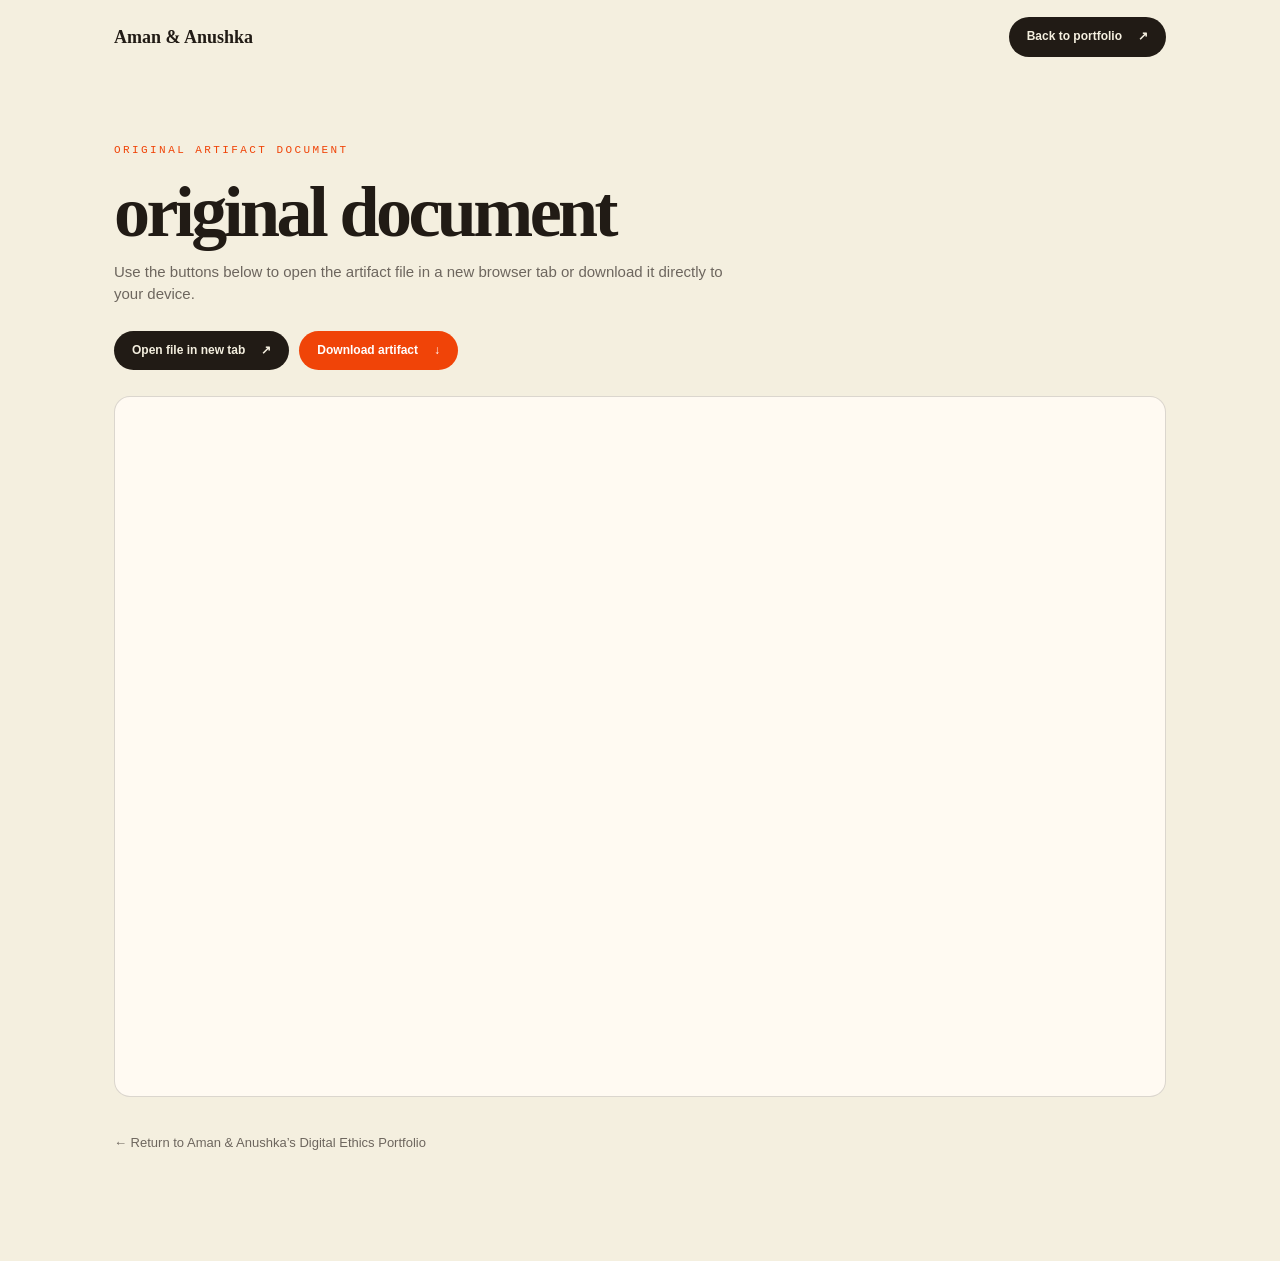
<file: original-viewer.html>
<!doctype html>
<html lang="en">
  <head>
    <meta charset="UTF-8" />
    <meta name="viewport" content="width=device-width, initial-scale=1.0" />
    <title>Original artifact — Aman & Anushka</title>
    <link rel="stylesheet" href="styles.css" />
    <link rel="stylesheet" href="originals.css" />
    <style>
      .document-shell{width:min(1052px,calc(100% - 56px));margin:0 auto;padding:70px 0}.document-shell h1{font:700 clamp(36px,6vw,72px)/.95 'Playfair Display',serif;letter-spacing:-.05em;margin:22px 0 14px;max-width:850px}.document-copy{color:var(--muted);max-width:640px}.document-actions{display:flex;flex-wrap:wrap;gap:10px;margin:26px 0}.document-frame{min-height:520px;width:100%;border:1px solid var(--line);border-radius:16px;background:#fffaf2;overflow:hidden;display:flex;justify-content:center;align-items:center;padding:12px}.document-frame iframe{width:100%;height:75vh;min-height:500px;border:0;border-radius:12px}.document-frame img{max-width:100%;height:auto;border-radius:12px;box-shadow:0 8px 30px rgba(0,0,0,.12);object-fit:contain}.download-link{background:var(--orange);color:#fff}.document-footer{padding:24px 0;font-size:13px;color:var(--muted)}@media(max-width:600px){.document-shell{width:calc(100% - 32px);padding-top:45px}.document-frame{min-height:420px}.document-actions{flex-direction:column;align-items:flex-start}}
    </style>
  </head>
  <body>
    <header class="site-header shell"><a class="wordmark" href="index.html">Aman & Anushka</a><a class="pill pill-dark" href="index.html">Back to portfolio <span aria-hidden="true">↗</span></a></header>
    <main class="document-shell">
      <div class="eyebrow">Original Artifact Document</div>
      <h1 id="document-title">Original Artifact File</h1>
      <p class="document-copy" id="document-desc">Use the buttons below to open the artifact file in a new browser tab or download it directly to your device.</p>
      <div class="document-actions"><a class="pill pill-dark" id="open-pdf" target="_blank" rel="noopener">Open file in new tab <span aria-hidden="true">↗</span></a><a class="pill download-link" id="download-pdf" download>Download artifact <span aria-hidden="true">↓</span></a></div>
      <div class="document-frame" id="frame-container"><iframe id="pdf-frame" title="Original document"></iframe><img id="img-frame" style="display:none;" alt="Original image artifact" /></div>
      <p class="document-footer"><a href="index.html">← Return to Aman & Anushka’s Digital Ethics Portfolio</a></p>
    </main>
    <script>
      const file = new URLSearchParams(window.location.search).get('file');
      const decodedFile = file ? decodeURIComponent(file) : '';
      const fileName = decodedFile.split('/').pop() || 'original document';
      const isImage = decodedFile.match(/\.(png|jpe?g|webp|gif)$/i);

      document.title = `${fileName} — Aman & Anushka`;
      document.querySelector('#document-title').textContent = fileName;
      document.querySelector('#open-pdf').href = decodedFile;
      document.querySelector('#download-pdf').href = decodedFile;

      if (isImage) {
        document.querySelector('#pdf-frame').style.display = 'none';
        const img = document.querySelector('#img-frame');
        img.src = decodedFile;
        img.style.display = 'block';
        document.querySelector('#document-desc').textContent = 'Viewing high-resolution image artifact. Click below to open in full size or download.';
      } else {
        document.querySelector('#img-frame').style.display = 'none';
        document.querySelector('#pdf-frame').src = decodedFile;
      }
    </script>
  </body>
</html>
</file>
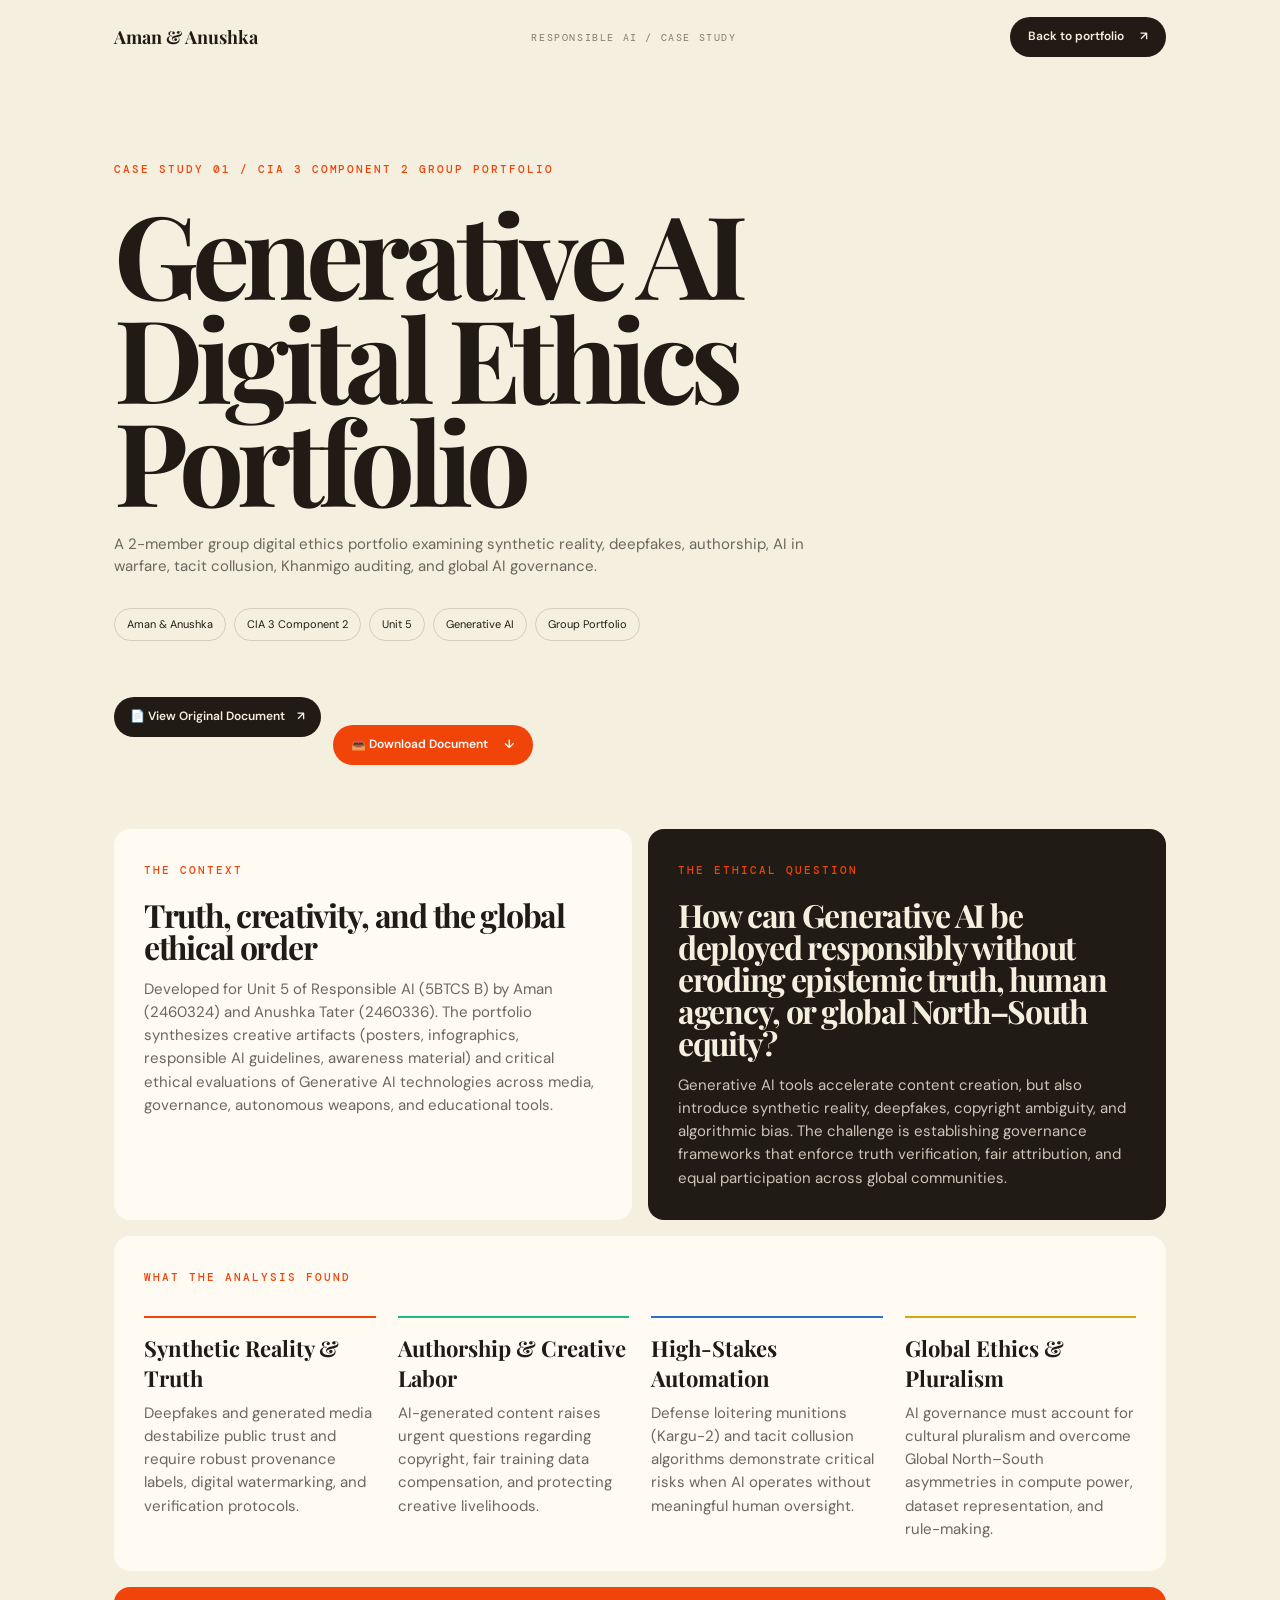
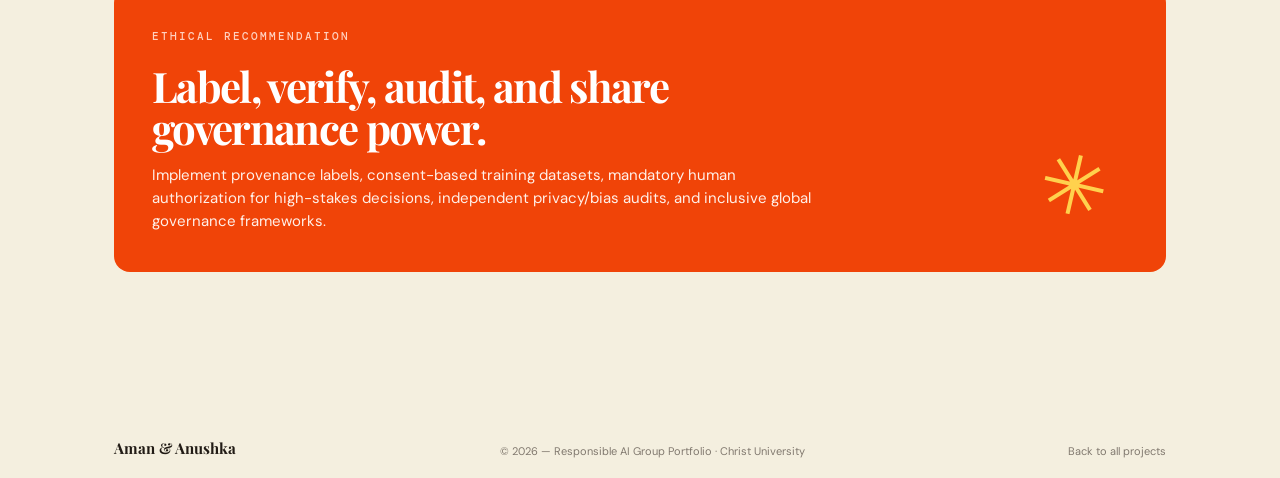
<file: project.html>
<!doctype html>
<html lang="en">
  <head>
    <meta charset="UTF-8" />
    <meta name="viewport" content="width=device-width, initial-scale=1.0" />
    <title>Project Detail — Aman & Anushka | Digital Ethics Portfolio</title>
    <link rel="preconnect" href="https://fonts.googleapis.com" />
    <link rel="preconnect" href="https://fonts.gstatic.com" crossorigin />
    <link href="https://fonts.googleapis.com/css2?family=DM+Mono:wght@400;500&family=DM+Sans:wght@400;500;600&family=Playfair+Display:ital,wght@0,600;0,700;1,600;1,700&display=swap" rel="stylesheet" />
    <link rel="stylesheet" href="styles.css" />
    <link rel="stylesheet" href="overrides.css" />
    <link rel="stylesheet" href="project.css" />
    <link rel="stylesheet" href="originals.css" />
  </head>
  <body>
    <header class="site-header shell"><a class="wordmark" href="index.html">Aman & Anushka</a><span class="detail-label">Responsible AI / Case Study</span><a class="pill pill-dark" href="index.html">Back to portfolio <span aria-hidden="true">↗</span></a></header>
    <main class="case-shell">
      <div class="case-kicker" id="case-kicker"></div>
      <h1 id="case-title"></h1>
      <p class="case-lede" id="case-lede"></p>
      <div class="case-meta" id="case-meta"></div>
      <div class="case-actions" id="case-actions" style="display: flex; gap: 12px; margin: 24px 0 36px; flex-wrap: wrap; align-items: center;">
        <a class="original-link pill pill-dark" id="original-link" target="_blank" rel="noopener" style="text-decoration: none;">📄 View Original Document <span aria-hidden="true">↗</span></a>
        <a class="original-download pill pill-orange" id="download-link" download style="text-decoration: none;">📥 Download Document <span aria-hidden="true">↓</span></a>
      </div>
      <section class="case-grid">
        <article class="case-panel"><span class="case-label">The context</span><h2 id="context-title"></h2><p id="context"></p></article>
        <article class="case-panel case-panel-dark"><span class="case-label">The ethical question</span><h2 id="question-title"></h2><p id="question"></p></article>
      </section>
      <section class="case-wide"><span class="case-label">What the analysis found</span><div class="finding-grid" id="findings"></div></section>
      <section class="recommendation"><div><span class="case-label">Ethical recommendation</span><h2 id="recommendation-title"></h2><p id="recommendation"></p></div><div class="recommendation-mark">✳</div></section>
    </main>
    <footer class="site-footer shell"><strong>Aman & Anushka</strong><span>© 2026 — Responsible AI Group Portfolio · Christ University</span><a href="index.html">Back to all projects</a></footer>
    <script src="project-detail.js"></script>
  </body>
</html>
</file>
<file: styles.css>
:root{--paper:#f4efdf;--ink:#211b15;--orange:#f04408;--green:#1dbb87;--yellow:#f4c945;--muted:#6d665e;--line:rgba(33,27,21,.16)}*{box-sizing:border-box}html{scroll-behavior:smooth}body{margin:0;background:var(--paper);color:var(--ink);font-family:'DM Sans',sans-serif;font-size:15px;line-height:1.45}a{color:inherit;text-decoration:none}.shell{width:min(1052px,calc(100% - 56px));margin-inline:auto}.site-header{height:74px;display:flex;align-items:center;justify-content:space-between}.wordmark,.site-footer strong{font-family:'Playfair Display',serif;font-weight:700;font-size:18px}.main-nav{display:flex;gap:31px;font-size:12px;font-weight:600}.main-nav a,.site-footer a{transition:opacity .2s}.main-nav a:hover,.site-footer a:hover{opacity:.55}.pill{border-radius:999px;display:inline-flex;align-items:center;gap:16px;padding:11px 18px;font-size:12px;font-weight:600;white-space:nowrap}.pill-dark{background:var(--ink);color:var(--paper)}.pill-orange{background:var(--orange);color:#fff}.pill-outline{border:1px solid rgba(244,239,223,.55);color:var(--paper)}.header-cta{padding:8px 15px}.hero{padding-top:46px;padding-bottom:53px}.eyebrow{font:500 11px 'DM Mono',monospace;text-transform:uppercase;letter-spacing:.22em;color:var(--orange)}.eyebrow span{padding-inline:5px}.hero-title{font:700 clamp(72px,10.1vw,144px) 'Playfair Display',serif;line-height:.88;letter-spacing:-.06em;margin:35px 0 33px;max-width:900px}.hero-title em{font-style:italic;color:var(--orange)}.hero-bottom{display:flex;align-items:end;justify-content:space-between}.hero-copy{color:var(--muted);font-size:16px;margin:0}.availability{background:#e0eed9;border:1px solid #c4dfbb;color:#13a979;border-radius:999px;padding:7px 14px;font-size:11px;font-weight:600}.availability i{display:inline-block;width:7px;height:7px;background:#17bd8a;border-radius:50%;margin-right:7px}.section-heading{display:flex;align-items:center;justify-content:space-between;margin-bottom:20px}.section-heading h2,.about-copy h2{font:700 40px 'Playfair Display',serif;letter-spacing:-.04em;margin:0}.section-heading span{font:11px 'DM Mono',monospace;color:#857d72;text-transform:uppercase}.project{border-radius:19px;padding:30px;display:grid;grid-template-columns:1fr 1fr;gap:25px;margin-bottom:14px;overflow:hidden}.project-orange{background:var(--orange);color:#fff}.project-green{background:var(--green);color:#f8f4e9}.project-yellow{background:var(--yellow);color:var(--ink)}.project-visual{min-height:278px;border-radius:12px;overflow:hidden;position:relative;background:#f7f2e9;color:var(--ink)}.project-info{display:flex;flex-direction:column}.project-topline{display:flex;justify-content:space-between;align-items:center;font:10px 'DM Mono',monospace;text-transform:uppercase;letter-spacing:.18em}.project-topline a{display:grid;place-items:center;width:38px;height:38px;border-radius:50%;background:rgba(255,255,255,.9);color:var(--orange);font:22px sans-serif;letter-spacing:0}.project-green .project-topline a{color:var(--green)}.project-yellow .project-topline a{background:var(--ink);color:var(--yellow)}.project-info h3{font:700 38px 'Playfair Display',serif;letter-spacing:-.04em;margin:1px 0 5px}.project-summary{font-size:16px;max-width:400px;margin:0 0 23px}.project-details{display:grid;grid-template-columns:1fr 1fr;gap:16px 24px;margin-top:auto}.project-details span{display:block;font:10px 'DM Mono',monospace;text-transform:uppercase;letter-spacing:.13em;margin-bottom:5px;opacity:.7}.project-details p{font-size:12px;line-height:1.35;margin:0;max-width:205px}.dashboard-visual{display:flex;padding:17px;gap:13px}.dash-sidebar{width:82px;display:flex;flex-direction:column;gap:12px;font-size:6px;color:#6f6a63}.dash-sidebar strong{color:var(--orange);font-size:8px;margin-bottom:10px}.dash-sidebar .active{background:#ff7351;color:#fff;padding:5px;border-radius:3px}.dash-main{background:#fffaf2;border-radius:6px;flex:1;padding:16px 13px}.tiny-top{font-size:9px;font-weight:600}.tiny-top span{float:right;color:#f36b4b}.stats{display:flex;gap:7px;margin:18px 0 12px}.stats b{font-size:9px;background:#f5f1e9;padding:7px;border-radius:4px;flex:1}.stats small{display:block;color:#9c9588;font-size:5px;font-weight:400;margin-top:3px}.chart{height:45px;display:flex;align-items:end;gap:4px;margin:8px 0 15px}.chart span{width:12%;background:#ff7857;border-radius:2px 2px 0 0}.chart span:nth-child(1){height:30%}.chart span:nth-child(2){height:45%}.chart span:nth-child(3){height:38%}.chart span:nth-child(4){height:65%}.chart span:nth-child(5){height:53%}.chart span:nth-child(6){height:82%}.chart span:nth-child(7){height:96%}.donut-row{display:flex;gap:20px;align-items:center}.donut{width:70px;height:70px;border-radius:50%;background:conic-gradient(#ff6444 0 34%,#ffbd7b 34% 56%,#27302e 56% 74%,#e9ddd0 74%);position:relative}.donut:after{content:'';position:absolute;inset:17px;border-radius:50%;background:#fffaf2}.bars{flex:1;display:grid;gap:7px}.bars i{height:5px;background:#efddd3;border-radius:3px}.bars i:nth-child(1){background:#ff6444;width:90%}.bars i:nth-child(2){width:70%}.bars i:nth-child(3){background:#ffbd7b;width:80%}.bars i:nth-child(4){width:45%}.fashion-visual{background:#e4e9df}.fashion-nav{height:42px;background:#fcfaf2;padding:12px 15px;font:11px Georgia;color:#657263}.fashion-nav span{font-style:italic}.fashion-nav i{float:right;font:10px sans-serif;color:#687064}.fashion-hero{position:absolute;left:23px;top:83px;z-index:2}.fashion-hero small{font:6px 'DM Mono';letter-spacing:.1em}.fashion-hero strong{display:block;font:22px Georgia;line-height:.95;margin:5px 0}.fashion-hero button{border:0;background:#bed0ba;color:#425744;font-size:7px;padding:7px 9px}.fashion-model{position:absolute;inset:42px 0 0 45%;background:linear-gradient(120deg,#c8d2c4,#f2eee3 61%,#c4c1b6);clip-path:polygon(12% 0,100% 0,100% 100%,0 100%)}.fashion-model:after{content:'';position:absolute;width:90px;height:190px;background:#c69f82;border-radius:50% 50% 10% 10%;left:29%;top:35px;box-shadow:0 45px 0 15px #d5cfc2}.product-strip{position:absolute;bottom:0;left:0;right:0;height:61px;background:#fffaf2;display:flex;gap:10px;padding:10px 15px}.product-strip span{flex:1;border-radius:4px;background:#d3d9cf}.product-strip span:nth-child(2){background:#c1cec0}.product-strip span:nth-child(3){background:#e4d9c7}.travel-visual{background:#141c26;display:flex;justify-content:center;gap:7px;padding:15px 19px}.phone{width:31%;height:100%;border:3px solid #0a1017;border-radius:13px;background:#f5f0df;color:#19222a;padding:12px 8px;display:flex;flex-direction:column;gap:8px;overflow:hidden}.phone small{font:700 13px Georgia;line-height:.95}.phone b{font-size:5px;background:#e5e5d7;padding:7px;border-radius:9px}.phone i{font:5px 'DM Mono';font-style:normal}.mini-photo{height:60px;border-radius:5px;background:linear-gradient(130deg,#d68e4e,#455b60)}.photo-b{background:linear-gradient(130deg,#8f9e9a,#e5be74)}.phone-two{background:#e6dfbf;position:relative;color:#141c26}.map-lines{position:absolute;inset:0;background:linear-gradient(28deg,transparent 30%,#b3ad91 31% 32%,transparent 33% 52%,#b3ad91 53% 54%,transparent 55%),linear-gradient(150deg,transparent 30%,#b3ad91 31% 32%,transparent 33% 62%,#b3ad91 63% 64%,transparent 65%)}.phone-two span{font-size:5px;background:#141c26;color:#fff;padding:4px;border-radius:8px;z-index:1;width:max-content}.phone-two span:nth-of-type(1){margin:18px 0 0 18px}.phone-two span:nth-of-type(2){margin:14px 0 0 31px}.phone-two span:nth-of-type(3){margin:12px 0 0 4px}.phone-three{background:#f1cf4e}.rome-photo{height:82px;margin:-12px -8px 2px;background:linear-gradient(140deg,#c89554,#5c4b37 55%,#dac9a6);border-radius:0 0 7px 7px}.phone-three b{font:700 10px Georgia;background:none;padding:0}.phone-three small{font:6px sans-serif}.phone-three button{margin-top:auto;background:#16212a;color:#f4d64d;border:0;border-radius:10px;padding:7px;font-size:6px}.about-section{display:grid;grid-template-columns:340px 1fr;gap:32px;align-items:center;padding-top:106px;padding-bottom:80px}.portrait{height:390px;border-radius:17px;background-image:url('https://images.unsplash.com/photo-1551836022-d5d88e9218df?auto=format&fit=crop&w=900&q=85');background-size:cover;background-position:center 25%;filter:saturate(.7)}.about-copy{max-width:500px}.blue{color:#2773d6;margin-bottom:14px}.about-copy h2{font-size:38px;line-height:.99;margin-bottom:18px}.about-copy p{color:var(--muted);font-size:15px;max-width:500px}.tag-list{display:flex;flex-wrap:wrap;gap:8px;margin-top:23px}.tag-list span{background:var(--ink);color:var(--paper);border-radius:999px;padding:7px 12px;font-size:11px;font-weight:600}.contact-section{background:var(--ink);color:var(--paper);border-radius:19px;padding:48px;display:flex;justify-content:space-between;align-items:end;min-height:287px;overflow:hidden}.contact-section h2{font:700 clamp(42px,5vw,65px) 'Playfair Display',serif;line-height:.94;letter-spacing:-.05em;margin:0 0 20px}.contact-section p{color:#c8c0b6;max-width:385px;margin:0 0 27px;font-size:15px}.contact-actions{display:flex;gap:11px}.contact-mark{font:90px Georgia;color:var(--orange);transform:rotate(14deg);margin:0 34px 10px 0}.site-footer{height:130px;display:flex;align-items:end;padding-bottom:18px;justify-content:space-between;font-size:11px;color:#81796f}.site-footer strong{font-size:15px;color:var(--ink)}.site-footer div{display:flex;gap:19px}.site-footer a{color:#81796f}[data-reveal]{opacity:0;transform:translateY(15px);transition:opacity .75s ease,transform .75s ease}.is-visible{opacity:1;transform:none}@media(max-width:800px){.shell{width:min(100% - 32px,600px)}.site-header{height:66px}.main-nav{gap:13px}.header-cta{display:none}.hero{padding-top:45px;padding-bottom:62px}.hero-title{font-size:clamp(58px,15vw,104px);margin-top:28px}.hero-bottom{display:block}.availability{display:inline-block;margin-top:24px}.desktop-break{display:none}.project{grid-template-columns:1fr;padding:18px;gap:22px}.project-visual{min-height:225px}.project-info h3{font-size:34px}.project-details{margin-top:12px}.about-section{grid-template-columns:1fr;padding-top:75px;padding-bottom:60px}.portrait{height:390px}.about-copy h2{font-size:40px}.contact-section{padding:34px 25px;min-height:300px}.contact-mark{display:none}.site-footer{height:auto;padding:35px 0 20px;display:grid;gap:15px}.site-footer div{grid-row:2}.section-heading h2{font-size:35px}}@media(max-width:480px){.main-nav{font-size:11px}.wordmark{font-size:16px}.hero-title{font-size:62px}.project-visual{min-height:190px}.dashboard-visual{padding:11px}.dash-sidebar{width:65px;gap:7px}.dash-main{padding:9px 8px}.stats{margin:9px 0}.donut{width:52px;height:52px}.donut:after{inset:13px}.project-details{gap:14px 12px}.project-details p{font-size:11px}.project-summary{font-size:14px}.fashion-hero{left:15px;top:65px}.fashion-hero strong{font-size:18px}.travel-visual{padding:12px 10px;gap:4px}.about-copy h2{font-size:35px}.contact-actions{flex-direction:column;align-items:flex-start}.contact-section h2{font-size:44px}}
</file>
<file: overrides.css>
.project-blue{background:#233f69;color:#f8f4e9}
.project-card{cursor:pointer;transition:transform .25s ease,box-shadow .25s ease;display:flex;flex-direction:column}
.project-card:hover,.project-card:focus-visible{transform:translateY(-5px);box-shadow:0 16px 30px rgba(33,27,21,.16);outline:none}
.project-arrow{display:grid;place-items:center;width:38px;height:38px;border-radius:50%;background:rgba(255,255,255,.9);color:var(--orange);font:22px sans-serif;letter-spacing:0}
.project-green .project-arrow{color:var(--green)}
.project-yellow .project-arrow{background:var(--ink);color:var(--yellow)}
.project-blue .project-arrow{color:#233f69}
.project-violet{background:#583ca6;color:#fff}
.project-violet .project-arrow{color:#583ca6}
.project-teal{background:#115e59;color:#f0fdf4}
.project-teal .project-arrow{color:#115e59}
.project-purple{background:#581c87;color:#faf5ff}
.project-purple .project-arrow{color:#581c87}
.project-rose{background:#881337;color:#fff1f2}
.project-rose .project-arrow{color:#881337}
.project-cyan{background:#0e7490;color:#ecfeff}
.project-cyan .project-arrow{color:#0e7490}

.kargu-visual{background:#0d1726;min-height:278px;overflow:hidden;position:relative;background-image:linear-gradient(rgba(57,98,133,.2) 1px,transparent 1px),linear-gradient(90deg,rgba(57,98,133,.2) 1px,transparent 1px);background-size:32px 32px}
.radar-ring{position:absolute;border:1px solid rgba(41,205,189,.55);border-radius:50%;left:50%;top:50%;transform:translate(-50%,-50%)}
.ring-one{width:180px;height:180px}.ring-two{width:100px;height:100px}
.radar-sweep{position:absolute;width:120px;height:2px;background:#28d6bf;left:50%;top:50%;transform-origin:left center;animation:sweep 4s linear infinite;box-shadow:0 0 12px #28d6bf}
.radar-dot{position:absolute;width:8px;height:8px;border-radius:50%;background:#ffca43;box-shadow:0 0 14px #ffca43}
.dot-one{left:66%;top:35%}.dot-two{left:35%;top:64%}.dot-three{left:73%;top:72%}
.kargu-visual b{position:absolute;left:18px;bottom:16px;color:#7fa0b4;font:10px 'DM Mono',monospace;letter-spacing:.15em}
@keyframes sweep{to{transform:rotate(360deg)}}

.project-image{display:block;width:100%;height:100%;object-fit:cover;border-radius:12px}
.dashboard-visual,.fashion-visual,.travel-visual,.khan-visual,.collusion-visual,.dutch-visual,.banking-visual,.genai-visual{background:#172333}
.dashboard-visual > *:not(.project-image),.fashion-visual > *:not(.project-image),.travel-visual > *:not(.project-image),.genai-visual > *:not(.project-image){display:none}

.author-tag{display:inline-flex;align-items:center;gap:6px;padding:4px 10px;border-radius:999px;font:500 11px 'DM Mono',monospace;letter-spacing:.05em;margin-right:8px}
.author-joint{background:#fef3c7;color:#92400e;border:1px solid #fde68a}
.author-aman{background:#dbeafe;color:#1e40af;border:1px solid #bfdbfe}
.author-anushka{background:#fce7f3;color:#9d174d;border:1px solid #fbcfe8}

.filter-bar{display:flex;flex-wrap:wrap;gap:10px;margin:24px 0 36px;align-items:center}
.filter-btn{padding:8px 18px;border-radius:999px;border:1px solid var(--line);background:#fff;color:var(--ink);font:500 13px 'DM Sans',sans-serif;cursor:pointer;transition:all .2s ease}
.filter-btn:hover,.filter-btn.active{background:var(--ink);color:#fff;border-color:var(--ink)}

.team-grid{display:grid;grid-template-columns:repeat(auto-fit,minmax(300px,1fr));gap:24px;margin-top:28px}
.team-card{background:#fff;border:1px solid var(--line);border-radius:20px;padding:28px;box-shadow:0 4px 18px rgba(0,0,0,.03);transition:transform .2s ease}
.team-card:hover{transform:translateY(-3px)}
.team-card .member-role{font:500 12px 'DM Mono',monospace;color:var(--orange);letter-spacing:.1em;text-transform:uppercase}
.team-card h3{font:700 24px 'Playfair Display',serif;margin:8px 0 4px}
.team-card .reg-no{font:13px 'DM Mono',monospace;color:var(--muted);margin-bottom:14px;display:block}
.team-card p{font-size:14px;line-height:1.6;color:var(--muted)}
.team-card .contributions{display:flex;flex-wrap:wrap;gap:6px;margin-top:16px}
.team-card .contributions span{padding:4px 8px;background:#f3f4f6;border-radius:6px;font:11px 'DM Sans',sans-serif;color:#374151}

.topic-matrix{display:grid;grid-template-columns:repeat(auto-fit,minmax(280px,1fr));gap:16px;margin-top:24px}
.topic-card{background:#fcfbf8;border:1px solid var(--line);border-radius:14px;padding:20px}
.topic-card h4{font:600 16px 'DM Sans',sans-serif;margin:0 0 8px;color:var(--ink)}
.topic-card p{font-size:13px;line-height:1.5;color:var(--muted);margin:0 0 12px}
.topic-card .topic-meta{display:flex;justify-content:space-between;align-items:center;font:11px 'DM Mono',monospace;color:var(--muted)}

/* Interactive Clickable Topic Box Styles */
.topic-box-clickable {
  cursor: pointer;
  transition: all 0.25s ease;
  position: relative;
}
.topic-box-clickable:hover, .topic-box-clickable:focus-visible {
  transform: translateY(-4px);
  background: #fff !important;
  border-color: var(--orange) !important;
  box-shadow: 0 8px 24px rgba(224, 86, 36, 0.12);
  outline: none;
}
.topic-box-clickable .click-prompt {
  font: 500 11px 'DM Mono', monospace;
  color: var(--orange);
  margin-top: 8px;
  display: inline-block;
  opacity: 0.85;
  transition: opacity 0.2s ease;
}
.topic-box-clickable:hover .click-prompt {
  opacity: 1;
}

/* Topic Detail Modal Styles */
.topic-modal-overlay {
  position: fixed;
  top: 0;
  left: 0;
  width: 100vw;
  height: 100vh;
  background: rgba(17, 24, 39, 0.65);
  backdrop-filter: blur(6px);
  z-index: 9999;
  display: flex;
  align-items: center;
  justify-content: center;
  padding: 20px;
  opacity: 0;
  pointer-events: none;
  transition: opacity 0.3s ease;
}
.topic-modal-overlay.active {
  opacity: 1;
  pointer-events: auto;
}
.topic-modal-card {
  background: #fff;
  border-radius: 20px;
  max-width: 760px;
  width: 100%;
  max-height: 88vh;
  overflow-y: auto;
  padding: 36px;
  box-shadow: 0 20px 50px rgba(0, 0, 0, 0.22);
  border: 1px solid var(--line);
  position: relative;
  transform: translateY(20px) scale(0.97);
  transition: transform 0.3s cubic-bezier(0.16, 1, 0.3, 1);
}
.topic-modal-overlay.active .topic-modal-card {
  transform: translateY(0) scale(1);
}
.modal-close-btn {
  position: absolute;
  top: 20px;
  right: 20px;
  width: 36px;
  height: 36px;
  border-radius: 50%;
  border: 1px solid var(--line);
  background: #f4f3ee;
  color: var(--ink);
  font-size: 20px;
  display: grid;
  place-items: center;
  cursor: pointer;
  transition: all 0.2s ease;
}
.modal-close-btn:hover {
  background: var(--ink);
  color: #fff;
}
.modal-topic-number {
  font: 600 12px 'DM Mono', monospace;
  color: var(--orange);
  letter-spacing: 0.1em;
  text-transform: uppercase;
}
.modal-topic-title {
  font: 700 clamp(24px, 4vw, 32px)/1.15 'Playfair Display', serif;
  margin: 6px 0 16px;
  color: var(--ink);
}
.modal-section-heading {
  font: 600 15px 'DM Sans', sans-serif;
  color: var(--ink);
  margin: 20px 0 8px;
  display: flex;
  align-items: center;
  gap: 8px;
}
.modal-section-heading::before {
  content: '◈';
  color: var(--orange);
  font-size: 12px;
}
.modal-body-text {
  font-size: 14px;
  line-height: 1.65;
  color: #4b5563;
  margin-bottom: 12px;
}
.modal-mapping-pill {
  display: inline-block;
  padding: 6px 12px;
  background: #fef3c7;
  color: #92400e;
  border: 1px solid #fde68a;
  border-radius: 999px;
  font: 500 12px 'DM Mono', monospace;
  margin-top: 6px;
}

@media(max-width:800px){
  .kargu-visual,.genai-visual{min-height:225px}
  .filter-bar{gap:6px}
  .filter-btn{padding:6px 14px;font-size:12px}
  .topic-modal-card{padding:24px}
}
</file>
<file: originals.css>
.original-link{display:inline-flex;align-items:center;gap:12px;background:var(--ink);color:var(--paper);border-radius:999px;padding:11px 16px;font-size:12px;font-weight:600;margin-bottom:56px}.original-link:hover{background:var(--orange)}
</file>
<file: project.css>
body{background:var(--paper)}.detail-label{font:10px 'DM Mono',monospace;letter-spacing:.16em;text-transform:uppercase;color:#81796f}.case-shell{width:min(1052px,calc(100% - 56px));margin:0 auto;padding:88px 0 76px}.case-kicker,.case-label{font:500 11px 'DM Mono',monospace;letter-spacing:.18em;text-transform:uppercase;color:var(--orange)}.case-shell h1{font:700 clamp(58px,9vw,118px) 'Playfair Display',serif;line-height:.9;letter-spacing:-.06em;max-width:950px;margin:25px 0 22px}.case-lede{font:18px/1.45;color:var(--muted);max-width:700px;margin:0}.case-meta{display:flex;flex-wrap:wrap;gap:8px;margin:30px 0 56px}.case-meta span{border:1px solid var(--line);border-radius:999px;padding:8px 12px;font-size:11px}.case-grid{display:grid;grid-template-columns:1fr 1fr;gap:16px;margin-bottom:16px}.case-panel,.case-wide{background:#fffaf2;border-radius:16px;padding:30px}.case-panel-dark{background:var(--ink);color:var(--paper)}.case-panel h2,.case-wide h2,.recommendation h2{font:700 32px/1 'Playfair Display',serif;letter-spacing:-.04em;margin:18px 0 15px}.case-panel p,.finding p,.recommendation p{color:var(--muted);margin:0;font-size:15px;line-height:1.55}.case-panel-dark p{color:#cdc5ba}.case-wide{margin-bottom:16px}.finding-grid{display:grid;grid-template-columns:repeat(4,1fr);gap:22px;margin-top:28px}.finding{border-top:2px solid var(--orange);padding-top:15px}.finding:nth-child(2){border-color:var(--green)}.finding:nth-child(3){border-color:#286fd0}.finding:nth-child(4){border-color:#d3a912}.finding h3{font:700 22px 'Playfair Display',serif;margin:0 0 9px}.recommendation{border-radius:16px;background:var(--orange);color:#fff;padding:38px;display:flex;justify-content:space-between;align-items:end}.recommendation .case-label{color:#ffd0bf}.recommendation h2{font-size:42px;max-width:650px}.recommendation p{color:#fff0e9;max-width:680px}.recommendation-mark{font:82px Georgia;color:#ffd14d;transform:rotate(13deg);margin:0 20px 0 30px}.site-footer{height:130px}.site-footer a{color:#81796f;font-size:11px}@media(max-width:760px){.detail-label{display:none}.case-shell{width:min(100% - 32px,600px);padding-top:55px}.case-grid{grid-template-columns:1fr}.finding-grid{grid-template-columns:1fr 1fr}.recommendation{padding:28px;display:block}.recommendation h2{font-size:36px}.recommendation-mark{display:none}.site-footer{height:auto;padding-top:30px;display:grid;gap:14px}}@media(max-width:460px){.case-shell h1{font-size:57px}.finding-grid{grid-template-columns:1fr}.case-panel,.case-wide{padding:24px}}
</file>
